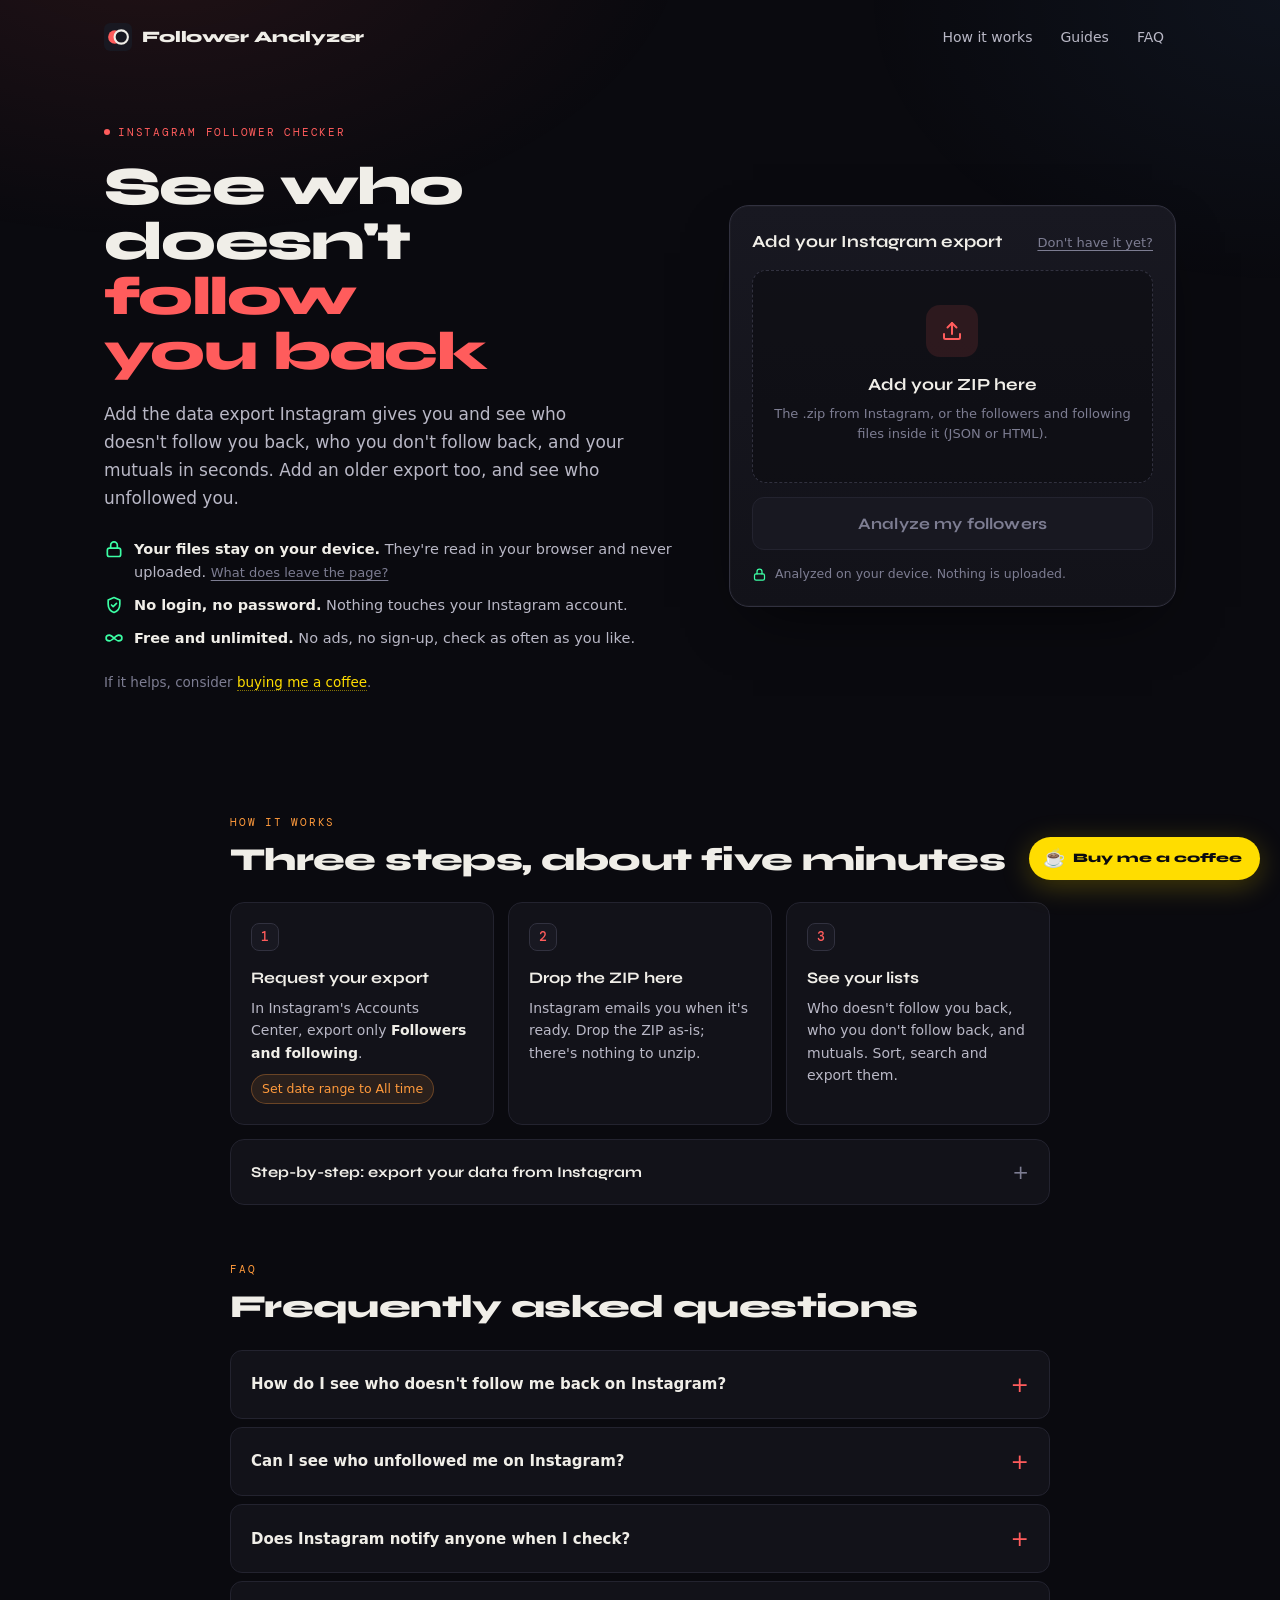
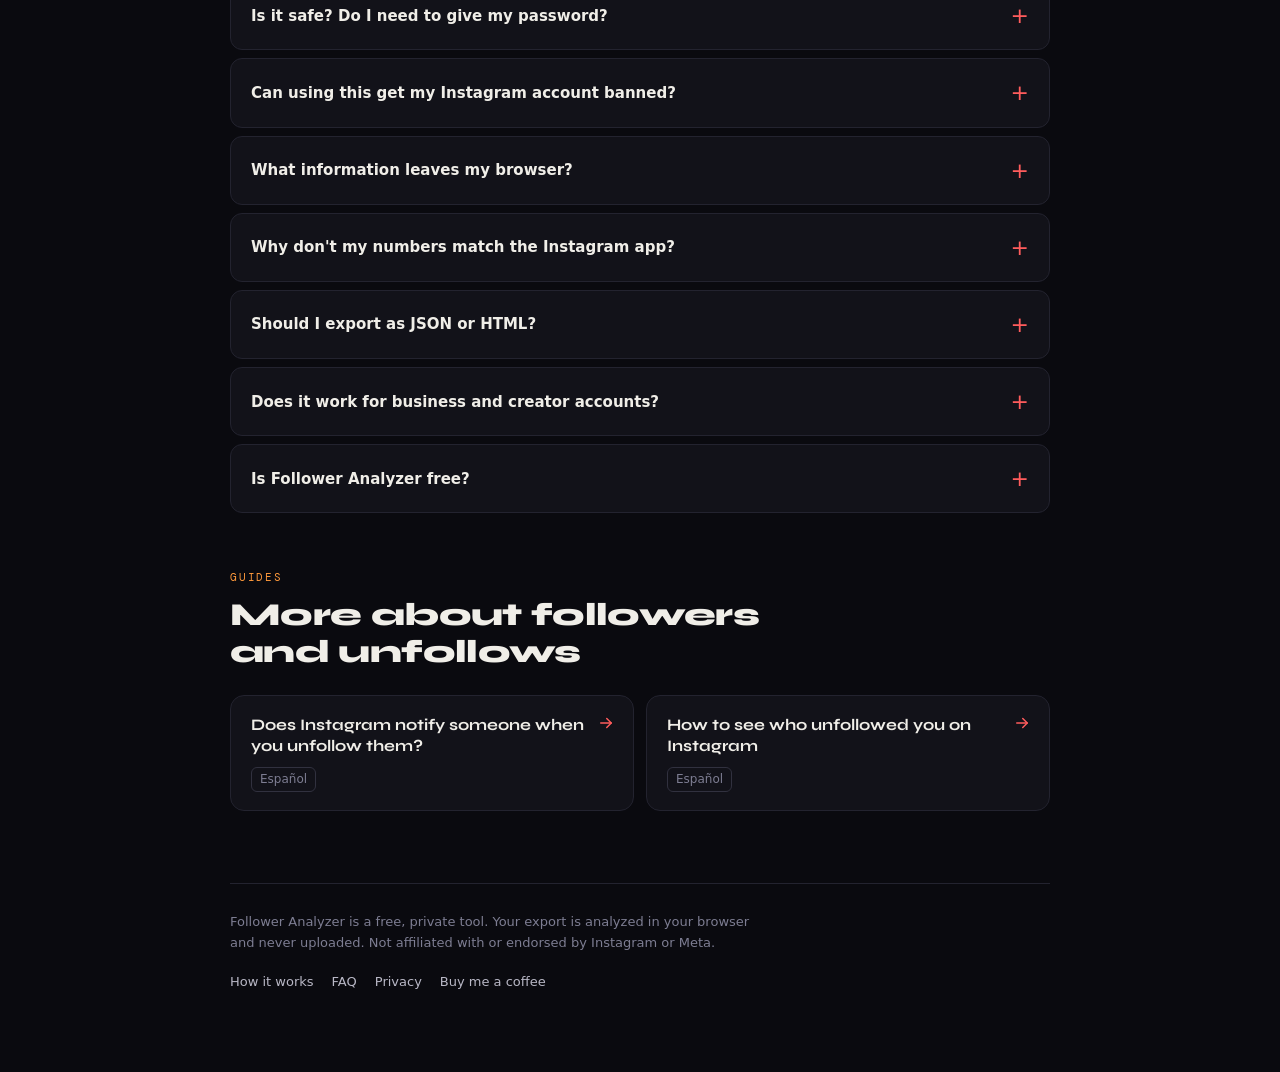
<file: index.html>
<!DOCTYPE html>
<html lang="en">
<head>
<meta charset="UTF-8" />
<meta name="viewport" content="width=device-width, initial-scale=1.0" />
<!--
  Content Security Policy. The browser enforces this list, so it is the
  technical backing for the privacy claims on this page:
  - script-src: only this site's own files and Google's tag script can run.
    Inline script is blocked, which is what stops a crafted export file from
    running code. Keep all JavaScript in .js files, never in this HTML.
  - connect-src: the only place this page can send data is Google Analytics.
    Nothing from a visitor's export is ever sent anywhere. Google's tag
    sends some hits to google.com and doubleclick.net, so those are listed too
    (Google's documented CSP for GA4); without them those visits go uncounted.
  If you add a new third-party script, font or API, add it here or it will be
  blocked (the browser console shows what was refused).
-->
<meta http-equiv="Content-Security-Policy" content="default-src 'none'; script-src 'self' https://*.googletagmanager.com; style-src 'self' 'unsafe-inline'; font-src 'self'; img-src 'self' data: https://*.google-analytics.com https://*.googletagmanager.com https://*.google.com https://*.g.doubleclick.net; connect-src https://*.google-analytics.com https://analytics.google.com https://*.analytics.google.com https://*.googletagmanager.com https://*.google.com https://*.g.doubleclick.net; base-uri 'none'; form-action 'none'" />
<title>Follower Analyzer — Who Doesn't Follow You Back on Instagram</title>
<meta name="description" content="Free, unlimited Instagram follower analyzer. See who unfollowed you and find who you follow that does not follow you back, fans you do not follow, and mutuals. Runs in your browser. Your export files are never uploaded." />
<link rel="canonical" href="https://followeranalyzer.io/" />
<meta property="og:type" content="website" />
<meta property="og:url" content="https://followeranalyzer.io/" />
<meta property="og:title" content="Follower Analyzer — Instagram Not Following Back" />
<meta property="og:description" content="Find who does not follow you back on Instagram. Drop your Instagram data export (ZIP, JSON, or HTML) — everything runs locally in your browser." />
<meta property="og:site_name" content="Follower Analyzer" />
<meta property="og:image" content="https://followeranalyzer.io/og-image.png" />
<meta property="og:image:width" content="1200" />
<meta property="og:image:height" content="630" />
<meta property="og:image:alt" content="Follower Analyzer: see who doesn't follow you back on Instagram" />
<meta name="twitter:card" content="summary_large_image" />
<meta name="twitter:image" content="https://followeranalyzer.io/og-image.png" />
<meta name="twitter:title" content="Follower Analyzer — Instagram Not Following Back" />
<meta name="twitter:description" content="Find who does not follow you back on Instagram. Free and unlimited, private, runs entirely in your browser." />
<!-- Google tag (gtag.js) -->
<script async src="https://www.googletagmanager.com/gtag/js?id=G-XJJ4FBPKLH"></script>
<script src="analytics.js"></script>
<!-- Icons. Bing, Edge and older browsers only use favicon.ico; modern browsers
     prefer the SVG; Google's results want a square PNG at a multiple of 48px;
     iPhones use apple-touch-icon when the site is saved to the home screen. -->
<link rel="icon" href="/favicon.ico" sizes="48x48" />
<link rel="icon" type="image/svg+xml" href="/favicon.svg" />
<link rel="icon" type="image/png" sizes="96x96" href="/favicon-96x96.png" />
<link rel="apple-touch-icon" href="/apple-touch-icon.png" />
<meta name="theme-color" content="#0a0a0f" />
<!-- Start the heading and body fonts downloading right away instead of after the CSS is parsed -->
<link rel="preload" href="fonts/syne-latin-wght-normal.woff2" as="font" type="font/woff2" crossorigin />
<link rel="preload" href="fonts/dm-mono-latin-400-normal.woff2" as="font" type="font/woff2" crossorigin />
<!-- JSZip 3.10.1, served from this site instead of a CDN -->
<script defer src="lib/jszip.min.js"></script>
<style>
  /* Fonts are served from this site (see fonts/ for licenses), not Google Fonts */
  @font-face { font-family: 'Syne'; font-style: normal; font-weight: 400 800; font-display: swap; src: url('fonts/syne-latin-wght-normal.woff2') format('woff2'); }
  @font-face { font-family: 'DM Mono'; font-style: normal; font-weight: 400; font-display: swap; src: url('fonts/dm-mono-latin-400-normal.woff2') format('woff2'); }
  @font-face { font-family: 'DM Mono'; font-style: normal; font-weight: 500; font-display: swap; src: url('fonts/dm-mono-latin-500-normal.woff2') format('woff2'); }

  *, *::before, *::after { box-sizing: border-box; margin: 0; padding: 0; }

  /* Layout: a two-column hero (pitch left, the tool right) so the drop zone is
     on the first screen; everything below is one centered column.
     Type: Syne for headings, the system sans for reading, DM Mono only for
     data (usernames, numbers, small labels). */
  :root {
    --bg: #0a0a0f;
    --surface: #121219;
    --surface-2: #181821;
    --border: #23232f;
    --border-strong: #31313f;
    --text: #f0eee8;
    --body: #b9b8c6;
    --muted: #7d7d92;
    --accent: #ff5c5c;
    --accent2: #ff9a3c;
    --green: #3cffa5;
    --blue: #5ca8ff;
    --purple: #c084fc;
    --coffee: #ffdd00;
    --display: 'Syne', 'Arial Black', sans-serif;
    --sans: ui-sans-serif, system-ui, -apple-system, 'Segoe UI', Roboto, 'Helvetica Neue', Arial, sans-serif;
    --mono: 'DM Mono', ui-monospace, 'SFMono-Regular', Menlo, monospace;
    --radius: 14px;
    --radius-sm: 9px;
  }

  html { scroll-behavior: smooth; }
  body { background: var(--bg); color: var(--body); font-family: var(--sans); font-size: 15px; line-height: 1.6; min-height: 100vh; overflow-x: hidden; -webkit-font-smoothing: antialiased; }
  body::before { content: ''; position: fixed; inset: 0; background: radial-gradient(900px 520px at 12% -8%, rgba(255,92,92,0.10), transparent 60%), radial-gradient(700px 480px at 100% 0%, rgba(92,168,255,0.06), transparent 60%); pointer-events: none; z-index: 0; }
  body > * { position: relative; z-index: 1; }
  a { color: var(--accent2); text-underline-offset: 3px; }
  a:hover { color: var(--text); }
  :focus-visible { outline: 2px solid var(--accent2); outline-offset: 3px; border-radius: 4px; }
  strong { color: var(--text); font-weight: 600; }
  code { font-family: var(--mono); font-size: 12px; background: var(--surface-2); border: 1px solid var(--border); border-radius: 5px; padding: 1px 5px; color: var(--text); }
  .icon { width: 18px; height: 18px; flex-shrink: 0; fill: none; stroke: currentColor; stroke-width: 2; stroke-linecap: round; stroke-linejoin: round; }

  .container { max-width: 1120px; margin: 0 auto; padding: 0 24px 80px; }
  .narrow { max-width: 820px; margin-left: auto; margin-right: auto; }

  /* ── Top bar ── */
  .topbar { display: flex; align-items: center; justify-content: space-between; gap: 16px; padding: 20px 0; }
  .brand { display: inline-flex; align-items: center; gap: 10px; color: var(--text); text-decoration: none; font-family: var(--display); font-weight: 800; font-size: 16px; letter-spacing: -0.01em; }
  .brand svg { width: 28px; height: 28px; }
  .brand:hover { color: var(--text); }
  .topnav { display: flex; gap: 4px; }
  .topnav a { color: var(--body); text-decoration: none; font-size: 14px; padding: 6px 12px; border-radius: 8px; transition: background 0.15s, color 0.15s; }
  .topnav a:hover { background: var(--surface-2); color: var(--text); }
  @media (max-width: 520px) { .topnav a.optional { display: none; } }

  /* ── Hero ── */
  .hero { display: grid; grid-template-columns: minmax(0, 1.12fr) minmax(0, 0.88fr); gap: 56px; align-items: center; padding: 44px 0 64px; }
  @media (max-width: 900px) { .hero { grid-template-columns: minmax(0, 1fr); gap: 28px; padding: 20px 0 48px; } }
  .eyebrow { display: inline-flex; align-items: center; gap: 8px; font-family: var(--mono); font-size: 11px; letter-spacing: 0.16em; text-transform: uppercase; color: var(--accent); margin-bottom: 18px; }
  .eyebrow::before { content: ''; width: 6px; height: 6px; border-radius: 50%; background: var(--accent); box-shadow: 0 0 0 0 rgba(255,92,92,0.55); animation: pulse 2.4s ease-out infinite; }
  @keyframes pulse { 0% { box-shadow: 0 0 0 0 rgba(255,92,92,0.55); } 70% { box-shadow: 0 0 0 9px rgba(255,92,92,0); } 100% { box-shadow: 0 0 0 0 rgba(255,92,92,0); } }
  h1 { font-family: var(--display); font-weight: 800; font-size: clamp(34px, 4.7vw, 54px); line-height: 1.02; letter-spacing: -0.03em; color: var(--text); margin-bottom: 20px; text-wrap: balance; }
  h1 .hl { color: var(--accent); }
  .lead { font-size: 17px; line-height: 1.65; color: var(--body); max-width: 520px; }
  .trust { list-style: none; display: flex; flex-direction: column; gap: 10px; margin-top: 26px; }
  .trust li { display: flex; align-items: flex-start; gap: 10px; font-size: 14.5px; color: var(--body); }
  .trust li .icon { width: 20px; height: 20px; margin-top: 1px; color: var(--green); }
  .trust a { color: var(--muted); font-size: 13px; }
  .support-line { margin-top: 22px; font-size: 13.5px; color: var(--muted); }
  .support-line strong { color: var(--text); font-weight: 600; }
  .support-line a { color: var(--coffee); text-decoration: none; border-bottom: 1px dotted rgba(255,221,0,0.5); }
  .support-line a:hover { border-bottom-style: solid; }
  @media (max-width: 900px) { .hero .trust, .hero .support-line { display: none; } .trust-mobile { display: flex !important; } }

  /* ── The tool card ── */
  .tool { background: linear-gradient(180deg, var(--surface-2), var(--surface)); border: 1px solid var(--border-strong); border-radius: 20px; padding: 22px; box-shadow: 0 24px 60px -24px rgba(0,0,0,0.7), 0 0 0 1px rgba(255,255,255,0.02) inset; }
  .tool-head { display: flex; align-items: baseline; justify-content: space-between; gap: 12px; margin-bottom: 14px; }
  .tool-title { font-family: var(--display); font-weight: 700; font-size: 17px; color: var(--text); }
  .tool-head a { font-size: 13px; color: var(--muted); white-space: nowrap; }
  @media (max-width: 420px) { .tool-title { font-size: 15.5px; } }
  .tool-head a:hover { color: var(--text); }

  .drop-zone { position: relative; border: 1.5px dashed var(--border-strong); border-radius: var(--radius); padding: 34px 20px 26px; text-align: center; cursor: pointer; background: rgba(10,10,15,0.5); transition: border-color 0.2s, background 0.2s; }
  .drop-zone:hover { border-color: var(--accent); background: rgba(255,92,92,0.05); }
  .drop-zone.drag-over { border-color: var(--accent2); background: rgba(255,154,60,0.08); }
  .drop-zone.loaded { border-color: var(--green); border-style: solid; background: rgba(60,255,165,0.05); }
  .drop-zone.partial { border-color: var(--accent2); border-style: solid; background: rgba(255,154,60,0.06); }
  .drop-zone input[type="file"] { position: absolute; inset: 0; opacity: 0; cursor: pointer; width: 100%; height: 100%; }
  .drop-zone input[type="file"]:focus-visible + .drop-icon { outline: 2px solid var(--accent2); outline-offset: 4px; }
  .drop-icon { width: 52px; height: 52px; margin: 0 auto 14px; border-radius: 14px; display: grid; place-items: center; background: rgba(255,92,92,0.12); color: var(--accent); }
  .drop-icon .icon { width: 24px; height: 24px; }
  .drop-zone.loaded .drop-icon { background: rgba(60,255,165,0.12); color: var(--green); }
  .drop-label { font-family: var(--display); font-weight: 700; font-size: 17px; color: var(--text); margin-bottom: 6px; }
  .drop-hint { font-size: 13px; color: var(--muted); line-height: 1.55; max-width: 360px; margin: 0 auto; }
  .drop-status-wrap { margin-top: 12px; display: flex; flex-direction: column; gap: 3px; align-items: center; }
  .drop-status { font-family: var(--mono); font-size: 12px; color: var(--green); }
  .drop-status:empty { display: none; }
  .drop-status.error { color: var(--accent); }
  .drop-status.warn { color: var(--accent2); }
  #uploadNote { display: flex; flex-direction: column; gap: 4px; align-items: center; max-width: 440px; line-height: 1.5; }
  #uploadNote:empty { display: none; }

  .analyze-btn { width: 100%; margin-top: 14px; padding: 16px; background: var(--accent); color: #fff; border: none; border-radius: 12px; font-family: var(--display); font-size: 16px; font-weight: 700; letter-spacing: 0.01em; cursor: pointer; box-shadow: 0 10px 30px -10px rgba(255,92,92,0.6); transition: transform 0.15s, box-shadow 0.15s, opacity 0.2s, background 0.2s; }
  .analyze-btn:not(:disabled):hover { transform: translateY(-1px); box-shadow: 0 14px 34px -10px rgba(255,92,92,0.75); }
  .analyze-btn:disabled { background: var(--surface-2); color: var(--muted); box-shadow: none; cursor: not-allowed; border: 1px solid var(--border); }
  .reset-row { text-align: center; margin-top: 10px; }
  .tool-foot { margin-top: 14px; display: flex; align-items: center; gap: 8px; font-size: 12.5px; color: var(--muted); }
  .tool-foot .icon { width: 15px; height: 15px; color: var(--green); }
  .text-btn { font-family: var(--sans); font-size: 13px; color: var(--muted); background: none; border: none; cursor: pointer; text-decoration: underline; text-underline-offset: 3px; }
  .text-btn:hover { color: var(--text); }
  .trust-mobile { display: none !important; list-style: none; flex-wrap: wrap; gap: 8px 14px; margin-top: 14px; font-size: 12.5px; color: var(--muted); }
  .trust-mobile li { display: inline-flex; align-items: center; gap: 6px; }
  .trust-mobile .icon { width: 14px; height: 14px; color: var(--green); }

  /* ── Restore banner ── */
  .restore-banner { display: none; margin: 8px 0 0; padding: 14px 18px; background: var(--surface); border: 1px solid var(--border-strong); border-radius: var(--radius); align-items: center; justify-content: space-between; gap: 12px; flex-wrap: wrap; animation: fadeUp 0.5s ease both; }
  .restore-banner.visible { display: flex; }
  .restore-text { font-size: 14px; color: var(--body); }
  .restore-text strong { color: var(--text); }
  .restore-actions { display: flex; gap: 8px; flex-shrink: 0; }
  .restore-btn, .restore-clear { padding: 8px 14px; border-radius: var(--radius-sm); font-family: var(--sans); font-size: 13px; font-weight: 500; cursor: pointer; }
  .restore-btn { border: 1px solid var(--green); background: transparent; color: var(--green); }
  .restore-btn:hover { background: var(--green); color: #000; }
  .restore-clear { border: 1px solid var(--border-strong); background: transparent; color: var(--muted); }
  .restore-clear:hover { color: var(--text); }

  /* ── Section headings ── */
  .section { padding: 56px 0 0; }
  .section-kicker { font-family: var(--mono); font-size: 11px; letter-spacing: 0.16em; text-transform: uppercase; color: var(--accent2); margin-bottom: 10px; }
  .section h2 { font-family: var(--display); font-weight: 800; font-size: clamp(24px, 3.4vw, 32px); line-height: 1.15; letter-spacing: -0.02em; color: var(--text); margin-bottom: 24px; text-wrap: balance; }

  /* ── How it works ── */
  .steps-row { list-style: none; display: grid; grid-template-columns: repeat(3, minmax(0, 1fr)); gap: 14px; counter-reset: step; }
  @media (max-width: 760px) { .steps-row { grid-template-columns: minmax(0, 1fr); } }
  .steps-row li { counter-increment: step; background: var(--surface); border: 1px solid var(--border); border-radius: var(--radius); padding: 20px; }
  .steps-row li::before { content: counter(step); display: grid; place-items: center; width: 28px; height: 28px; border-radius: 8px; background: var(--surface-2); border: 1px solid var(--border-strong); color: var(--accent); font-family: var(--mono); font-size: 13px; font-weight: 500; margin-bottom: 14px; }
  .steps-row h3 { font-family: var(--display); font-weight: 700; font-size: 16px; color: var(--text); margin-bottom: 6px; }
  .steps-row p { font-size: 14px; color: var(--body); }
  .must { display: inline-flex; align-items: center; gap: 6px; margin-top: 10px; padding: 4px 10px; border-radius: 99px; background: rgba(255,154,60,0.1); border: 1px solid rgba(255,154,60,0.3); color: var(--accent2); font-size: 12.5px; font-weight: 500; }

  .instructions { margin-top: 14px; background: var(--surface); border: 1px solid var(--border); border-radius: var(--radius); overflow: hidden; }
  .instructions summary { list-style: none; cursor: pointer; padding: 16px 20px; font-family: var(--display); font-size: 15px; font-weight: 700; color: var(--text); display: flex; align-items: center; justify-content: space-between; gap: 12px; user-select: none; }
  .instructions summary::-webkit-details-marker { display: none; }
  .instructions summary::after { content: '+'; font-size: 20px; color: var(--muted); font-weight: 400; font-family: var(--sans); }
  .instructions[open] summary::after { content: '\2212'; }
  .instructions summary:hover { color: var(--accent2); }
  .instructions-body { padding: 0 20px 20px; }
  .step { display: flex; gap: 14px; align-items: flex-start; margin-bottom: 12px; font-size: 14px; color: var(--body); line-height: 1.6; }
  .step-num { background: var(--surface-2); border: 1px solid var(--border-strong); color: var(--accent); width: 24px; height: 24px; border-radius: 7px; display: flex; align-items: center; justify-content: center; font-family: var(--mono); font-size: 11px; flex-shrink: 0; margin-top: 1px; }
  .step-body { flex: 1; min-width: 0; }
  .substeps { margin-top: 8px; display: flex; flex-direction: column; gap: 6px; }
  .substep { display: flex; gap: 10px; align-items: flex-start; font-size: 13.5px; }
  .substep-bullet { width: 5px; height: 5px; border-radius: 50%; background: var(--accent2); flex-shrink: 0; margin-top: 8px; }
  .tip { margin-top: 16px; padding: 12px 16px; background: rgba(255,154,60,0.07); border: 1px solid rgba(255,154,60,0.22); border-radius: var(--radius-sm); font-size: 13px; color: var(--body); line-height: 1.6; }

  /* ── Results ── */
  #results { display: none; padding-top: 24px; animation: fadeUp 0.5s ease both; scroll-margin-top: 16px; }

  .summary { display: grid; grid-template-columns: minmax(0, 1.1fr) minmax(0, 1fr); gap: 14px; margin-bottom: 18px; }
  @media (max-width: 760px) { .summary { grid-template-columns: minmax(0, 1fr); } }
  .summary-main { background: linear-gradient(140deg, rgba(255,92,92,0.14), rgba(255,92,92,0.02) 60%), var(--surface); border: 1px solid rgba(255,92,92,0.3); border-radius: var(--radius); padding: 24px; display: flex; flex-direction: column; justify-content: center; }
  .summary-main .stat-num { font-family: var(--display); font-weight: 800; font-size: clamp(56px, 9vw, 84px); line-height: 0.9; color: var(--accent); letter-spacing: -0.03em; font-variant-numeric: tabular-nums; }
  .summary-main .stat-label { margin-top: 10px; font-size: 16px; color: var(--text); font-weight: 500; }
  .summary-main .stat-sub { font-size: 13px; color: var(--muted); margin-top: 2px; }
  .stats-grid { display: grid; grid-template-columns: repeat(2, minmax(0, 1fr)); gap: 10px; }
  .stat-card { background: var(--surface); border: 1px solid var(--border); border-radius: var(--radius); padding: 16px 18px; }
  .stat-card .stat-num { font-family: var(--display); font-weight: 800; font-size: 30px; line-height: 1; font-variant-numeric: tabular-nums; }
  .stat-card .stat-label { margin-top: 8px; font-size: 13px; color: var(--muted); }
  .stat-num.blue { color: var(--blue); } .stat-num.purple { color: var(--purple); } .stat-num.orange { color: var(--accent2); } .stat-num.green { color: var(--green); }

  .remember-row { display: flex; align-items: flex-start; gap: 10px; margin-bottom: 28px; padding: 12px 16px; background: var(--surface); border: 1px solid var(--border); border-radius: var(--radius-sm); font-size: 13px; color: var(--muted); line-height: 1.55; cursor: pointer; }
  .remember-row strong { color: var(--text); font-weight: 500; }
  .remember-row input { flex-shrink: 0; width: 16px; height: 16px; margin-top: 2px; accent-color: var(--green); cursor: pointer; }

  /* Tabs: a segmented control; each tab carries its list's color */
  .tabs { display: flex; gap: 4px; padding: 4px; background: var(--surface); border: 1px solid var(--border); border-radius: 12px; margin-bottom: 18px; overflow-x: auto; scrollbar-width: none; }
  .tabs::-webkit-scrollbar { display: none; }
  /* Phones: all four tabs visible at once, two per row */
  @media (max-width: 640px) {
    .tabs { display: grid; grid-template-columns: repeat(2, minmax(0, 1fr)); overflow: visible; }
    .tabs .tab-btn { justify-content: flex-start; padding: 10px 11px; font-size: 13px; white-space: normal; text-align: left; line-height: 1.25; min-width: 0; }
    .tabs .tab-label { flex: 1 1 auto; min-width: 0; }
    .tabs .tab-btn::before, .tabs .tab-count, .tabs .tab-new { flex-shrink: 0; }
  }
  .tab-btn { flex: 1 0 auto; display: inline-flex; align-items: center; justify-content: center; gap: 8px; background: none; border: none; color: var(--muted); font-family: var(--sans); font-size: 14px; font-weight: 600; padding: 10px 14px; border-radius: 9px; cursor: pointer; white-space: nowrap; transition: background 0.15s, color 0.15s; }
  .tab-btn::before { content: ''; width: 8px; height: 8px; border-radius: 50%; background: var(--dot, var(--accent)); }
  .tab-btn[data-tab="reverse"] { --dot: var(--blue); }
  .tab-btn[data-tab="mutuals"] { --dot: var(--purple); }
  .tab-btn[data-tab="unfollowed"] { --dot: var(--accent2); }
  .tab-new { font-family: var(--mono); font-size: 10px; font-weight: 500; letter-spacing: 0.06em; text-transform: uppercase; color: #0a0a0f; background: var(--accent2); border-radius: 20px; padding: 1px 7px; }
  .tab-count:not(:empty) + .tab-new { display: none; }
  .tab-btn:hover { color: var(--text); }
  .tab-btn.active { background: var(--surface-2); color: var(--text); box-shadow: 0 0 0 1px var(--border-strong) inset; }
  .tab-count { font-family: var(--mono); font-size: 11px; font-weight: 500; color: var(--muted); background: var(--bg); border-radius: 20px; padding: 1px 8px; }
  .tab-count:empty { display: none; }
  .tab-btn.active .tab-count { color: var(--text); }

  .tab-panel { display: none; }
  .tab-panel.active { display: block; }
  .panel-header { display: flex; justify-content: space-between; align-items: center; margin-bottom: 14px; flex-wrap: wrap; gap: 12px; }
  .panel-title { font-family: var(--display); font-size: 17px; font-weight: 700; color: var(--text); }
  .panel-controls { display: flex; gap: 8px; align-items: center; flex-wrap: wrap; }
  .search-box, .sort-select { background: var(--surface); border: 1px solid var(--border); border-radius: var(--radius-sm); padding: 9px 12px; color: var(--text); font-family: var(--sans); font-size: 14px; outline: none; transition: border-color 0.2s; }
  .search-box { width: 220px; }
  .search-box::placeholder { color: var(--muted); }
  .sort-select { cursor: pointer; }
  .search-box:focus, .sort-select:focus, .sort-select:hover { border-color: var(--accent2); }
  @media (max-width: 520px) { .panel-controls { width: 100%; } .search-box { flex: 1; width: auto; min-width: 0; } }

  /* Inactive accounts: explanation plus an optional estimate */
  .inactive-card { margin-bottom: 14px; padding: 16px 18px; background: var(--surface); border: 1px solid var(--border); border-radius: var(--radius); display: flex; flex-direction: column; gap: 14px; }
  .inactive-head { display: flex; gap: 12px; align-items: flex-start; }
  .inactive-head .icon { width: 20px; height: 20px; margin-top: 1px; color: var(--accent2); }
  .inactive-title { font-weight: 600; font-size: 14.5px; color: var(--text); }
  .inactive-desc { margin-top: 3px; font-size: 13.5px; color: var(--body); line-height: 1.6; }
  .inactive-estimate { display: flex; flex-wrap: wrap; align-items: center; gap: 8px 12px; padding-top: 14px; border-top: 1px solid var(--border); }
  .inactive-estimate label { flex: 1 1 320px; font-size: 13.5px; color: var(--body); line-height: 1.55; }
  .inactive-estimate input { width: 160px; font-variant-numeric: tabular-nums; }
  .inactive-result { flex-basis: 100%; font-size: 13.5px; line-height: 1.55; }
  .inactive-result:empty { display: none; }
  .inactive-result.ok { color: var(--green); }
  .inactive-result.warn { color: var(--accent2); }

  /* The account list: one card, rows separated by hairlines */
  .user-list { background: var(--surface); border: 1px solid var(--border); border-radius: var(--radius); overflow: hidden; }
  .user-list:empty { display: none; }
  .user-card { display: flex; justify-content: space-between; align-items: center; gap: 12px; padding: 12px 16px; border-top: 1px solid var(--border); animation: fadeUp 0.35s ease both; transition: background 0.15s; }
  .user-card:first-child { border-top: none; }
  .user-card:hover { background: rgba(255,92,92,0.05); }
  .user-card.blue-hover:hover { background: rgba(92,168,255,0.06); }
  .user-card.mutual-hover:hover { background: rgba(192,132,252,0.06); }
  .user-info { display: flex; align-items: center; gap: 12px; min-width: 0; }
  .user-info > div:last-child { min-width: 0; }
  .user-avatar { width: 38px; height: 38px; border-radius: 50%; background: linear-gradient(140deg, rgba(255,92,92,0.25), rgba(255,92,92,0.08)); color: var(--accent); display: flex; align-items: center; justify-content: center; font-family: var(--display); font-weight: 800; font-size: 14px; flex-shrink: 0; }
  .user-avatar.blue { background: linear-gradient(140deg, rgba(92,168,255,0.25), rgba(92,168,255,0.08)); color: var(--blue); }
  .user-avatar.purple { background: linear-gradient(140deg, rgba(192,132,252,0.25), rgba(192,132,252,0.08)); color: var(--purple); }
  .username { font-family: var(--mono); font-size: 14px; font-weight: 500; color: var(--text); overflow-wrap: anywhere; }
  .user-meta { font-size: 12.5px; color: var(--muted); margin-top: 1px; }
  .user-link { font-size: 13px; font-weight: 500; color: var(--body); text-decoration: none; border: 1px solid var(--border-strong); border-radius: 8px; padding: 6px 12px; transition: border-color 0.15s, color 0.15s, background 0.15s; white-space: nowrap; flex-shrink: 0; }
  .user-link:hover { border-color: var(--accent2); color: var(--accent2); }
  .empty-state { text-align: center; padding: 56px 20px; color: var(--muted); font-size: 14px; line-height: 1.8; }
  .empty-state .big { font-size: 40px; margin-bottom: 8px; }

  .export-row { display: flex; gap: 8px; flex-wrap: wrap; margin-top: 14px; }

  /* Who unfollowed you */
  .compare-intro { margin-bottom: 14px; }
  .compare-intro p { margin-top: 6px; font-size: 14.5px; color: var(--body); max-width: 620px; }
  .compare-zone { padding: 28px 20px 22px; background: var(--surface); }
  .compare-zone .drop-icon { background: rgba(255,154,60,0.12); color: var(--accent2); }
  .compare-zone:hover { border-color: var(--accent2); background: rgba(255,154,60,0.05); }
  .compare-tip { margin-top: 12px; font-size: 13.5px; color: var(--muted); }
  .compare-summary { font-size: 13px; color: var(--muted); margin-top: 2px; }
  .compare-stats { display: grid; grid-template-columns: repeat(2, minmax(0, 1fr)); gap: 10px; margin-bottom: 22px; }
  .list-heading { font-family: var(--display); font-weight: 700; font-size: 15px; color: var(--text); margin: 22px 0 10px; }
  .compare-note { margin-top: 8px; font-size: 12.5px; color: var(--muted); }
  .user-avatar.orange { background: linear-gradient(140deg, rgba(255,154,60,0.25), rgba(255,154,60,0.08)); color: var(--accent2); }
  .user-avatar.green { background: linear-gradient(140deg, rgba(60,255,165,0.22), rgba(60,255,165,0.06)); color: var(--green); }
  .user-card.compare-row:hover { background: rgba(255,154,60,0.05); }
  .export-btn { display: inline-flex; align-items: center; gap: 8px; padding: 9px 16px; border: 1px solid var(--border-strong); border-radius: var(--radius-sm); font-family: var(--sans); font-size: 13px; font-weight: 500; color: var(--body); background: var(--surface); cursor: pointer; transition: border-color 0.15s, color 0.15s; }
  .export-btn:hover { border-color: var(--accent2); color: var(--accent2); }

  /* ── Buy me a coffee ──
     Coffee buttons use Buy Me a Coffee's own yellow so visitors recognise it
     at a glance, and it is the only yellow on the page. */
  .coffee-btn { display: inline-flex; align-items: center; gap: 8px; padding: 11px 20px; background: var(--coffee); color: #0a0a0f; border-radius: 11px; font-family: var(--display); font-size: 14px; font-weight: 800; letter-spacing: 0.01em; text-decoration: none; white-space: nowrap; box-shadow: 0 4px 18px rgba(255,221,0,0.18); transition: transform 0.15s, box-shadow 0.15s; }
  .coffee-btn:hover { color: #0a0a0f; transform: translateY(-2px); box-shadow: 0 8px 26px rgba(255,221,0,0.32); }
  .coffee-btn:hover .cup, .coffee-float:hover .cup { animation: wiggle 0.6s ease; }
  .coffee-btn:focus-visible, .coffee-float:focus-visible { outline: 2px solid var(--text); outline-offset: 3px; }
  .cup { display: inline-block; transform-origin: 50% 85%; }

  /* Floating button: always labelled on desktop. On phones it is just the cup
     (so it never covers the View Profile buttons) and opens for a few
     seconds after results appear (.peek, set by app.js). */
  .coffee-float { position: fixed; bottom: 20px; right: 20px; z-index: 500; display: inline-flex; align-items: center; background: var(--coffee); color: #0a0a0f; border-radius: 999px; padding: 11px 18px 11px 14px; font-family: var(--display); font-size: 13px; font-weight: 800; text-decoration: none; white-space: nowrap; box-shadow: 0 6px 28px rgba(255,221,0,0.25), 0 2px 8px rgba(0,0,0,0.45); transition: transform 0.2s, box-shadow 0.2s; animation: floatIn 0.5s 1.2s ease both; }
  .coffee-float:hover { color: #0a0a0f; transform: translateY(-3px); box-shadow: 0 10px 34px rgba(255,221,0,0.4), 0 2px 8px rgba(0,0,0,0.45); }
  .coffee-float .cup { font-size: 18px; line-height: 1; }
  .coffee-float .coffee-text { margin-left: 8px; overflow: hidden; }
  @media (max-width: 600px) {
    .coffee-float { bottom: 16px; right: 16px; padding: 12px; }
    .coffee-float .coffee-text { max-width: 0; margin-left: 0; transition: max-width 0.4s ease, margin-left 0.4s ease; }
    .coffee-float.peek .coffee-text { max-width: 170px; margin-left: 8px; }
    .coffee-float.peek .cup { animation: wiggle 0.6s 0.2s ease; }
  }

  /* Post-analysis banner: shown right after results, the moment people are happiest */
  .coffee-banner { display: none; position: relative; margin-bottom: 18px; padding: 22px 48px 22px 22px; background: radial-gradient(120% 140% at 0% 0%, rgba(255,221,0,0.10) 0%, rgba(255,221,0,0) 55%), var(--surface); border: 1px solid rgba(255,221,0,0.28); border-radius: var(--radius); gap: 18px; align-items: flex-start; animation: fadeUp 0.5s ease both; }
  .coffee-banner.visible { display: flex; }
  .banner-cup { font-size: 34px; line-height: 1; flex-shrink: 0; margin-top: 2px; }
  .banner-body { display: flex; flex-direction: column; gap: 8px; min-width: 0; }
  .banner-hook { font-family: var(--display); font-size: 18px; font-weight: 800; color: var(--text); line-height: 1.3; }
  .banner-text { font-size: 14px; color: var(--body); line-height: 1.65; max-width: 600px; }
  .banner-actions { display: flex; gap: 10px; align-items: center; flex-wrap: wrap; margin-top: 6px; }
  .banner-share-btn { display: inline-flex; align-items: center; gap: 7px; padding: 10px 16px; background: transparent; color: var(--body); border: 1px solid var(--border-strong); border-radius: 11px; font-family: var(--sans); font-size: 13px; font-weight: 500; cursor: pointer; transition: border-color 0.15s, color 0.15s; white-space: nowrap; }
  .banner-share-btn:hover { border-color: var(--muted); color: var(--text); }
  .banner-dismiss { position: absolute; top: 12px; right: 12px; background: none; border: none; color: var(--muted); cursor: pointer; font-size: 22px; padding: 2px 6px; line-height: 1; transition: color 0.15s; }
  .banner-dismiss:hover { color: var(--text); }
  @media (max-width: 480px) { .banner-cup { display: none; } .coffee-banner { padding: 20px 40px 20px 18px; } }

  /* Second chance for people who scroll to the end of their list */
  .support-card { margin-top: 32px; padding: 20px 22px; border: 1px dashed rgba(255,221,0,0.3); border-radius: var(--radius); display: flex; align-items: center; justify-content: space-between; gap: 16px; flex-wrap: wrap; }
  .support-card p { font-size: 14px; color: var(--body); line-height: 1.6; max-width: 460px; }
  .support-card strong { color: var(--text); font-family: var(--display); font-size: 15px; }
  .support-actions { display: flex; gap: 10px; flex-wrap: wrap; }

  /* ── FAQ ── */
  .faq-list { display: flex; flex-direction: column; gap: 8px; }
  .faq-item { background: var(--surface); border: 1px solid var(--border); border-radius: 12px; overflow: hidden; transition: border-color 0.15s; }
  .faq-item[open] { border-color: var(--border-strong); }
  .faq-item summary { cursor: pointer; padding: 16px 20px; font-size: 15px; font-weight: 600; color: var(--text); list-style: none; display: flex; justify-content: space-between; align-items: center; gap: 16px; }
  .faq-item summary::-webkit-details-marker { display: none; }
  .faq-item summary::after { content: '+'; color: var(--accent); font-size: 22px; font-weight: 400; flex-shrink: 0; transition: transform 0.2s; }
  .faq-item[open] summary::after { transform: rotate(45deg); }
  .faq-item summary:hover { color: var(--accent2); }
  .faq-answer { padding: 0 20px 18px; font-size: 14.5px; color: var(--body); line-height: 1.7; }

  /* ── Guides ── */
  .guide-cards { list-style: none; display: grid; grid-template-columns: repeat(2, minmax(0, 1fr)); gap: 12px; }
  @media (max-width: 700px) { .guide-cards { grid-template-columns: minmax(0, 1fr); } }
  .guide-card { position: relative; background: var(--surface); border: 1px solid var(--border); border-radius: var(--radius); padding: 18px 20px; transition: border-color 0.15s, transform 0.15s; }
  .guide-card:hover { border-color: var(--border-strong); transform: translateY(-2px); }
  .guide-card a.guide-main { color: var(--text); text-decoration: none; font-family: var(--display); font-weight: 700; font-size: 16px; line-height: 1.35; display: block; padding-right: 24px; }
  .guide-card a.guide-main::after { content: ''; position: absolute; inset: 0; border-radius: var(--radius); }
  .guide-card .arrow { position: absolute; top: 18px; right: 18px; color: var(--accent); }
  .guide-card .guide-lang { position: relative; z-index: 1; display: inline-block; margin-top: 10px; font-size: 12px; color: var(--muted); border: 1px solid var(--border-strong); border-radius: 6px; padding: 2px 8px; text-decoration: none; }
  .guide-card .guide-lang:hover { color: var(--text); }

  /* ── Footer ── */
  .site-footer { margin-top: 72px; padding: 28px 0 0; border-top: 1px solid var(--border); display: flex; flex-wrap: wrap; justify-content: space-between; gap: 18px; font-size: 13px; color: var(--muted); }
  .site-footer nav { display: flex; flex-wrap: wrap; gap: 6px 18px; }
  .site-footer a { color: var(--body); text-decoration: none; }
  .site-footer a:hover { color: var(--text); }
  .site-footer p { max-width: 520px; line-height: 1.6; }

  @keyframes fadeUp { from { opacity: 0; transform: translateY(12px); } to { opacity: 1; transform: translateY(0); } }
  @keyframes wiggle { 0%, 100% { transform: rotate(0); } 25% { transform: rotate(-14deg); } 50% { transform: rotate(10deg); } 75% { transform: rotate(-6deg); } }
  @keyframes floatIn { from { opacity: 0; transform: translateY(20px) scale(0.9); } to { opacity: 1; transform: none; } }
  @media (prefers-reduced-motion: reduce) { html { scroll-behavior: auto; } *, *::before, *::after { animation: none !important; transition: none !important; } }

  ::-webkit-scrollbar { width: 8px; }
  ::-webkit-scrollbar-track { background: var(--bg); }
  ::-webkit-scrollbar-thumb { background: var(--border-strong); border-radius: 4px; }
</style>
</head>
<body>
<!-- Icon set, drawn once and reused with <use> -->
<svg width="0" height="0" style="position:absolute" aria-hidden="true">
  <defs>
    <symbol id="i-lock" viewBox="0 0 24 24"><rect x="4" y="11" width="16" height="10" rx="2.5"/><path d="M8 11V7.5a4 4 0 0 1 8 0V11"/></symbol>
    <symbol id="i-key" viewBox="0 0 24 24"><path d="M12 3l7 3v5c0 4.5-3 8.5-7 10-4-1.5-7-5.5-7-10V6z"/><path d="M9 12l2 2 4-4"/></symbol>
    <symbol id="i-infinity" viewBox="0 0 24 24"><path d="M6.5 8.5C4 8.5 2.5 10.2 2.5 12s1.5 3.5 4 3.5c3.5 0 7.5-7 11-7 2.5 0 4 1.7 4 3.5s-1.5 3.5-4 3.5c-3.5 0-7.5-7-11-7z"/></symbol>
    <symbol id="i-upload" viewBox="0 0 24 24"><path d="M12 15V4"/><path d="M7.5 8.5L12 4l4.5 4.5"/><path d="M4 15v3.5A1.5 1.5 0 0 0 5.5 20h13a1.5 1.5 0 0 0 1.5-1.5V15"/></symbol>
    <symbol id="i-search" viewBox="0 0 24 24"><circle cx="11" cy="11" r="6.5"/><path d="M20 20l-4.2-4.2"/></symbol>
    <symbol id="i-history" viewBox="0 0 24 24"><path d="M3.5 12a8.5 8.5 0 1 0 2.6-6.1"/><path d="M3 4.5v4h4"/><path d="M12 7.5V12l3 2"/></symbol>
    <symbol id="i-user-off" viewBox="0 0 24 24"><circle cx="10" cy="8" r="4"/><path d="M3 20c0-3.6 3.1-6.5 7-6.5 1.4 0 2.7.4 3.8 1"/><path d="M16.5 15.5l5 5M21.5 15.5l-5 5"/></symbol>
    <symbol id="i-arrow" viewBox="0 0 24 24"><path d="M5 12h14"/><path d="M13 6l6 6-6 6"/></symbol>
    <symbol id="logo" viewBox="0 0 32 32"><rect width="32" height="32" rx="7" fill="#181821"/><circle cx="12.3" cy="16" r="7.6" fill="#ff5c5c"/><circle cx="19.7" cy="16" r="7.6" fill="#181821" stroke="#f0eee8" stroke-width="2.4"/></symbol>
  </defs>
</svg>

<div class="container">

  <header class="topbar">
    <a class="brand" href="/" aria-label="Follower Analyzer home"><svg aria-hidden="true"><use href="#logo"/></svg>Follower Analyzer</a>
    <nav class="topnav" aria-label="Page">
      <a href="#how" class="optional">How it works</a>
      <a href="#guides" class="optional">Guides</a>
      <a href="#faq">FAQ</a>
    </nav>
  </header>

  <div class="restore-banner" id="restoreBanner">
    <div class="restore-text">
      <strong>Restore last analysis?</strong>
      <span id="restoreMeta"></span>
    </div>
    <div class="restore-actions">
      <button class="restore-btn" id="restoreBtn">Restore</button>
      <button class="restore-clear" id="clearSavedBtn">Dismiss &amp; clear</button>
    </div>
  </div>

  <section class="hero">
    <div class="pitch">
      <p class="eyebrow">Instagram follower checker</p>
      <h1>See who doesn't <span class="hl">follow you back</span></h1>
      <p class="lead">Add the data export Instagram gives you and see who doesn't follow you back, who you don't follow back, and your mutuals in seconds. Add an older export too, and see who unfollowed you.</p>
      <ul class="trust">
        <li><svg class="icon"><use href="#i-lock"/></svg><span><strong>Your files stay on your device.</strong> They're read in your browser and never uploaded. <a href="#faq-privacy">What does leave the page?</a></span></li>
        <li><svg class="icon"><use href="#i-key"/></svg><span><strong>No login, no password.</strong> Nothing touches your Instagram account.</span></li>
        <li><svg class="icon"><use href="#i-infinity"/></svg><span><strong>Free and unlimited.</strong> No ads, no sign-up, check as often as you like.</span></li>
      </ul>
      <p class="support-line">If it helps, consider <a href="https://buymeacoffee.com/dariotrevino" target="_blank" rel="noopener" data-coffee="header">buying me a coffee</a>.</p>
    </div>

    <div class="tool" id="tool">
      <div class="tool-head">
        <span class="tool-title">Add your Instagram export</span>
        <a href="#how">Don't have it yet?</a>
      </div>
      <div class="drop-zone" id="uploadZone">
        <input type="file" id="uploadFile" accept=".html,.htm,.json,.zip" multiple aria-label="Choose your Instagram export ZIP or files" />
        <div class="drop-icon" aria-hidden="true"><svg class="icon"><use href="#i-upload"/></svg></div>
        <div class="drop-label">Add your ZIP here</div>
        <div class="drop-hint">The .zip from Instagram, or the followers and following files inside it (JSON or HTML).</div>
        <div class="drop-status-wrap">
          <div class="drop-status" id="followersStatus"></div>
          <div class="drop-status" id="followingStatus"></div>
          <div class="drop-status" id="uploadStatus"></div>
          <div id="uploadNote" aria-live="polite"></div>
        </div>
      </div>
      <div class="reset-row" id="resetRow" hidden>
        <button type="button" class="text-btn" id="resetBtn">Clear files and start over</button>
      </div>
      <button class="analyze-btn" id="analyzeBtn" disabled>Analyze my followers</button>
      <p class="tool-foot"><svg class="icon"><use href="#i-lock"/></svg>Analyzed on your device. Nothing is uploaded.</p>
      <ul class="trust-mobile">
        <li><svg class="icon"><use href="#i-key"/></svg>No login</li>
        <li><svg class="icon"><use href="#i-infinity"/></svg>Free and unlimited</li>
        <li><a href="https://buymeacoffee.com/dariotrevino" target="_blank" rel="noopener" data-coffee="header">Buy me a coffee ☕</a></li>
      </ul>
    </div>
  </section>

  <div id="results" class="narrow">
    <!-- Post-analysis banner -->
    <div class="coffee-banner" id="coffeeBanner" role="region" aria-label="Support Follower Analyzer">
      <div class="banner-cup" aria-hidden="true">☕</div>
      <div class="banner-body">
        <div class="banner-hook" id="bannerHook">Glad this was useful!</div>
        <p class="banner-text">Hi, I'm Dario. I made Follower Analyzer and keep it free, ad-free, and private: it never asks for your password and never uploads your files. If it saved you some scrolling, a coffee helps keep it running.</p>
        <div class="banner-actions">
          <a class="coffee-btn" href="https://buymeacoffee.com/dariotrevino" target="_blank" rel="noopener" data-coffee="results_banner"><span class="cup" aria-hidden="true">☕</span> Buy me a coffee</a>
          <button type="button" class="banner-share-btn" data-share="results_banner">↗ Share with a friend</button>
        </div>
      </div>
      <button type="button" class="banner-dismiss" id="bannerDismiss" aria-label="Dismiss">×</button>
    </div>

    <div class="summary">
      <div class="summary-main">
        <div class="stat-num" id="statGhosts">0</div>
        <div class="stat-label">don't follow you back</div>
        <div class="stat-sub">People you follow who aren't in your followers.</div>
      </div>
      <div class="stats-grid">
        <div class="stat-card"><div class="stat-num blue" id="statReverse">0</div><div class="stat-label">You don't follow back</div></div>
        <div class="stat-card"><div class="stat-num purple" id="statMutuals">0</div><div class="stat-label">Mutuals</div></div>
        <div class="stat-card"><div class="stat-num orange" id="statFollowing">0</div><div class="stat-label">You follow</div></div>
        <div class="stat-card"><div class="stat-num green" id="statFollowers">0</div><div class="stat-label">Your followers</div></div>
      </div>
    </div>

    <label class="remember-row">
      <input type="checkbox" id="rememberToggle" />
      <span><strong>Remember this analysis on this device.</strong> <span id="rememberHint">Off by default. It is saved only in this browser, so leave it off on a shared computer.</span></span>
    </label>

    <div class="tabs" role="tablist">
      <button class="tab-btn active" data-tab="ghosts" role="tab" aria-selected="true"><span class="tab-label">Not following you back</span> <span class="tab-count" id="countGhosts"></span></button>
      <button class="tab-btn" data-tab="reverse" role="tab" aria-selected="false"><span class="tab-label">You don't follow back</span> <span class="tab-count" id="countReverse"></span></button>
      <button class="tab-btn" data-tab="mutuals" role="tab" aria-selected="false"><span class="tab-label">Mutuals</span> <span class="tab-count" id="countMutuals"></span></button>
      <button class="tab-btn" data-tab="unfollowed" role="tab" aria-selected="false"><span class="tab-label">Unfollowed you</span> <span class="tab-count" id="countUnfollowed"></span><span class="tab-new">New</span></button>
    </div>

    <div class="tab-panel active" id="panel-ghosts">
      <div class="panel-header">
        <div class="panel-title">People you follow who don't follow back</div>
        <div class="panel-controls">
          <select class="sort-select" id="sortGhosts" aria-label="Sort this list">
            <option value="newest">Newest first</option>
            <option value="oldest">Oldest first</option>
            <option value="az">Username A–Z</option>
            <option value="za">Username Z–A</option>
          </select>
          <input class="search-box" id="searchGhosts" type="search" placeholder="Search usernames" aria-label="Search usernames you follow who don&#39;t follow back" />
        </div>
      </div>
      <div class="inactive-card" id="inactiveCard">
        <div class="inactive-head">
          <svg class="icon" aria-hidden="true"><use href="#i-user-off"/></svg>
          <div>
            <div class="inactive-title">Many of these may be inactive accounts</div>
            <p class="inactive-desc">Instagram's export still lists accounts that were deactivated or deleted, and they can't follow you back. Tap <strong>View Profile</strong>: if Instagram says "Sorry, this page isn't available", the account is gone, or it has blocked you.</p>
          </div>
        </div>
        <div class="inactive-estimate" id="inactiveEstimate">
          <label for="appFollowing">Your export lists <strong id="exportFollowingCount"></strong> accounts you follow. What does your Instagram profile show under <strong>Following</strong>?</label>
          <input class="search-box" id="appFollowing" type="number" inputmode="numeric" min="0" step="1" placeholder="Following count" />
          <p class="inactive-result" id="inactiveResult" aria-live="polite"></p>
        </div>
      </div>
      <div class="user-list" id="listGhosts"></div>
      <div class="export-row">
        <button class="export-btn" id="exportGhosts">⬇ Export as CSV</button>
        <button class="export-btn" type="button" data-copy="ghosts">⧉ Copy usernames</button>
      </div>
    </div>

    <div class="tab-panel" id="panel-reverse">
      <div class="panel-header">
        <div class="panel-title">People following you that you don't follow back</div>
        <div class="panel-controls">
          <select class="sort-select" id="sortReverse" aria-label="Sort this list">
            <option value="newest">Newest first</option>
            <option value="oldest">Oldest first</option>
            <option value="az">Username A–Z</option>
            <option value="za">Username Z–A</option>
          </select>
          <input class="search-box" id="searchReverse" type="search" placeholder="Search usernames" aria-label="Search followers you don&#39;t follow back" />
        </div>
      </div>
      <div class="user-list" id="listReverse"></div>
      <div class="export-row">
        <button class="export-btn" id="exportReverse">⬇ Export as CSV</button>
        <button class="export-btn" type="button" data-copy="reverse">⧉ Copy usernames</button>
      </div>
    </div>

    <div class="tab-panel" id="panel-mutuals">
      <div class="panel-header">
        <div class="panel-title">People you follow who also follow you back</div>
        <div class="panel-controls">
          <select class="sort-select" id="sortMutuals" aria-label="Sort this list">
            <option value="newest">Newest first</option>
            <option value="oldest">Oldest first</option>
            <option value="az">Username A–Z</option>
            <option value="za">Username Z–A</option>
          </select>
          <input class="search-box" id="searchMutuals" type="search" placeholder="Search usernames" aria-label="Search mutuals" />
        </div>
      </div>
      <div class="user-list" id="listMutuals"></div>
      <div class="export-row">
        <button class="export-btn" id="exportMutuals">⬇ Export as CSV</button>
        <button class="export-btn" type="button" data-copy="mutuals">⧉ Copy usernames</button>
      </div>
    </div>

    <div class="tab-panel" id="panel-unfollowed">
      <div id="compareStart">
        <div class="compare-intro">
          <div class="panel-title">See who unfollowed you</div>
          <p>Add an Instagram export you downloaded before this one. Its followers are compared with today's to show who left and who's new. It's read on your device, just like this one.</p>
        </div>
        <div class="drop-zone compare-zone" id="compareZone">
          <input type="file" id="compareFile" accept=".html,.htm,.json,.zip" multiple aria-label="Choose an older Instagram export" />
          <div class="drop-icon" aria-hidden="true"><svg class="icon"><use href="#i-history"/></svg></div>
          <div class="drop-label">Add your older ZIP here</div>
          <div class="drop-hint">An export from a few weeks or months ago. Only its followers list is used.</div>
          <div class="drop-status-wrap"><div class="drop-status" id="compareStatus" aria-live="polite"></div></div>
        </div>
        <p class="compare-tip"><strong>No older export yet?</strong> Keep the ZIP you just used. Next time, add it here to see exactly who unfollowed you since today.</p>
      </div>

      <div id="compareResults" hidden>
        <div class="panel-header">
          <div>
            <div class="panel-title">Who unfollowed you</div>
            <div class="compare-summary" id="compareSummary"></div>
          </div>
          <button type="button" class="text-btn" id="compareAgain">Compare with a different export</button>
        </div>
        <div class="compare-stats">
          <div class="stat-card"><div class="stat-num orange" id="statUnfollowed">0</div><div class="stat-label">Unfollowed you</div></div>
          <div class="stat-card"><div class="stat-num green" id="statNewFollowers">0</div><div class="stat-label">New followers</div></div>
        </div>

        <h3 class="list-heading">Unfollowed you</h3>
        <div class="user-list" id="listUnfollowed"></div>
        <p class="compare-note">Accounts that were deactivated or deleted show up here too. Open a profile to check.</p>
        <div class="export-row">
          <button class="export-btn" id="exportUnfollowed">⬇ Export as CSV</button>
          <button class="export-btn" type="button" data-copy="unfollowed">⧉ Copy usernames</button>
        </div>

        <h3 class="list-heading">New followers</h3>
        <div class="user-list" id="listNewFollowers"></div>
        <div class="export-row">
          <button class="export-btn" id="exportNewFollowers">⬇ Export as CSV</button>
          <button class="export-btn" type="button" data-copy="newfollowers">⧉ Copy usernames</button>
        </div>
      </div>
    </div>

    <div class="support-card">
      <p><strong>Found what you were looking for?</strong><br>Follower Analyzer is free and ad-free, kept running by coffees from people it helped.</p>
      <div class="support-actions">
        <a class="coffee-btn" href="https://buymeacoffee.com/dariotrevino" target="_blank" rel="noopener" data-coffee="results_end"><span class="cup" aria-hidden="true">☕</span> Buy me a coffee</a>
        <button type="button" class="banner-share-btn" data-share="results_end">↗ Share</button>
      </div>
    </div>
  </div>

  <section class="section narrow" id="how">
    <p class="section-kicker">How it works</p>
    <h2>Three steps, about five minutes</h2>
    <ol class="steps-row">
      <li>
        <h3>Request your export</h3>
        <p>In Instagram's Accounts Center, export only <strong>Followers and following</strong>.</p>
        <span class="must">Set date range to All time</span>
      </li>
      <li>
        <h3>Drop the ZIP here</h3>
        <p>Instagram emails you when it's ready. Drop the ZIP as-is; there's nothing to unzip.</p>
      </li>
      <li>
        <h3>See your lists</h3>
        <p>Who doesn't follow you back, who you don't follow back, and mutuals. Sort, search and export them.</p>
      </li>
    </ol>

    <details class="instructions" id="exportGuide">
      <summary>Step-by-step: export your data from Instagram</summary>
      <div class="instructions-body">
        <div class="step"><span class="step-num">1</span><span class="step-body">Open Instagram and tap the <strong>menu</strong> (☰) in the top right</span></div>
        <div class="step"><span class="step-num">2</span><span class="step-body">Tap <strong>Accounts Center</strong></span></div>
        <div class="step"><span class="step-num">3</span><span class="step-body">Tap <strong>Your information and permissions</strong></span></div>
        <div class="step"><span class="step-num">4</span><span class="step-body">Tap <strong>Export your information</strong>, then <strong>Create export</strong></span></div>
        <div class="step"><span class="step-num">5</span><span class="step-body">Select your <strong>profile</strong> and choose <strong>Export to device</strong></span></div>
        <div class="step">
          <span class="step-num">6</span>
          <span class="step-body">
            Tap <strong>Customize export</strong> and set three things:
            <div class="substeps">
              <div class="substep"><div class="substep-bullet"></div><span><strong>Information:</strong> tap "Customize information", clear all, then select <strong>Connections &gt; Followers and following</strong> only</span></div>
              <div class="substep"><div class="substep-bullet"></div><span><strong>Date range:</strong> set to <strong>All time</strong>. This is critical, or your counts will be incomplete</span></div>
              <div class="substep"><div class="substep-bullet"></div><span><strong>Format:</strong> choose <strong>JSON</strong> or <strong>HTML</strong>. Both work</span></div>
            </div>
          </span>
        </div>
        <div class="step"><span class="step-num">7</span><span class="step-body">Tap <strong>Start export</strong> and wait for Instagram to process it (usually a few minutes, sometimes longer)</span></div>
        <div class="step"><span class="step-num">8</span><span class="step-body"><strong>Download</strong> the ZIP when it's ready and <a href="#tool">drop it above</a>. You can also unzip it and drop just the followers and following files</span></div>
        <div class="tip">
          <strong>What we look for:</strong> files under <code>connections/followers_and_following/</code> in the ZIP (nested folders are fine). We load every <strong>followers_1</strong>, <strong>followers_2</strong>, … and <strong>following</strong> file, in JSON or HTML. Files dropped on their own are matched by name.
        </div>
      </div>
    </details>
  </section>

  <section class="section narrow" id="faq">
    <p class="section-kicker">FAQ</p>
    <h2>Frequently asked questions</h2>
    <div class="faq-list">
    <details class="faq-item">
      <summary>How do I see who doesn't follow me back on Instagram?</summary>
      <div class="faq-answer">Export your followers and following data from Instagram (Account Center, then Your Information and Permissions, then Export your information) with the date range set to <strong>All time</strong>. Drop the ZIP, or the followers and following files, onto this page. You'll get three lists: people who don't follow you back, people you don't follow back, and mutuals.</div>
    </details>
    <details class="faq-item">
      <summary>Can I see who unfollowed me on Instagram?</summary>
      <div class="faq-answer">Yes, by comparing two exports. Analyze today's export, then open the <strong>Unfollowed you</strong> tab and add one you downloaded earlier: you'll see who unfollowed you and who started following you in between. Instagram doesn't keep that list itself, so if you don't have an older export yet, keep today's for next time.</div>
    </details>
    <details class="faq-item">
      <summary>Does Instagram notify anyone when I check?</summary>
      <div class="faq-answer">No. You're only downloading a copy of your own data. Follower Analyzer never logs in to your account and never contacts the people on your lists.</div>
    </details>
    <details class="faq-item">
      <summary>Is it safe? Do I need to give my password?</summary>
      <div class="faq-answer">You never enter your Instagram password here. Your files are read and compared in your browser and are never uploaded to a server.</div>
    </details>
    <details class="faq-item">
      <summary>Can using this get my Instagram account banned?</summary>
      <div class="faq-answer">No. Follower Analyzer never logs in to Instagram or acts on your account; it only reads the data export Instagram itself gives you. Accounts get flagged by apps that ask for your password or unfollow people automatically, and this does neither.</div>
    </details>
    <details class="faq-item" id="faq-privacy">
      <summary>What information leaves my browser?</summary>
      <div class="faq-answer">Nothing from your export. The files, and the lists built from them, are never uploaded or sent anywhere. The only thing on this page that uses the network is Google Analytics, which counts visits and which steps and buttons get used, such as finishing an analysis, exporting a list or clicking Buy me a coffee. It sees the usual visit details (browser, device, rough location) and nothing from your export: no usernames, no file names and no list sizes. Nothing is saved in your browser either, unless you tick <strong>Remember this analysis</strong>.</div>
    </details>
    <details class="faq-item">
      <summary>Why don't my numbers match the Instagram app?</summary>
      <div class="faq-answer">Usually because of inactive accounts. Instagram's export still lists accounts that were deactivated or deleted, but your profile doesn't count them, so the export's "You follow" number is often higher than the app's. On the Not Following You Back tab, enter the Following number from your profile to see roughly how many are inactive. If the export is missing people instead, its date range probably wasn't set to All time.</div>
    </details>
    <details class="faq-item">
      <summary>Should I export as JSON or HTML?</summary>
      <div class="faq-answer">Either works. Follower Analyzer reads both formats, and files are sorted automatically by name.</div>
    </details>
    <details class="faq-item">
      <summary>Does it work for business and creator accounts?</summary>
      <div class="faq-answer">Yes. Business and creator accounts export followers and following from Accounts Center the same way, and the files work exactly like a personal account's.</div>
    </details>
    <details class="faq-item">
      <summary>Is Follower Analyzer free?</summary>
      <div class="faq-answer">Yes, free and unlimited. Check as often as you like, with no account, no app to install, no payment and no limit on how many times you run it. If it helped you, you can <a href="https://buymeacoffee.com/dariotrevino" target="_blank" rel="noopener" data-coffee="faq">buy me a coffee</a>, but you never have to.</div>
    </details>
    </div>
  </section>

  <section class="section narrow" id="guides">
    <p class="section-kicker">Guides</p>
    <h2>More about followers and unfollows</h2>
    <ul class="guide-cards">
      <li class="guide-card">
        <a class="guide-main" href="/guides/instagram-unfollow-notifications/">Does Instagram notify someone when you unfollow them?</a>
        <svg class="icon arrow" aria-hidden="true"><use href="#i-arrow"/></svg>
        <a class="guide-lang" href="/es/guias/notificaciones-dejar-de-seguir-instagram/" hreflang="es" lang="es">Español</a>
      </li>
      <li class="guide-card">
        <a class="guide-main" href="/guides/see-who-unfollowed-you-on-instagram/">How to see who unfollowed you on Instagram</a>
        <svg class="icon arrow" aria-hidden="true"><use href="#i-arrow"/></svg>
        <a class="guide-lang" href="/es/guias/ver-quien-te-dejo-de-seguir-instagram/" hreflang="es" lang="es">Español</a>
      </li>
    </ul>
  </section>

  <footer class="site-footer narrow">
    <p>Follower Analyzer is a free, private tool. Your export is analyzed in your browser and never uploaded. Not affiliated with or endorsed by Instagram or Meta.</p>
    <nav aria-label="Footer">
      <a href="#how">How it works</a>
      <a href="#faq">FAQ</a>
      <a href="#faq-privacy">Privacy</a>
      <a href="https://buymeacoffee.com/dariotrevino" target="_blank" rel="noopener" data-coffee="footer">Buy me a coffee</a>
    </nav>
  </footer>

</div>

<script type="application/ld+json">
{
  "@context": "https://schema.org",
  "@type": "WebApplication",
  "name": "Follower Analyzer",
  "url": "https://followeranalyzer.io/",
  "description": "Free Instagram follower analyzer. Shows who you follow that doesn't follow you back, who follows you that you don't follow back, and mutuals, from your Instagram data export. Runs in your browser.",
  "applicationCategory": "UtilitiesApplication",
  "operatingSystem": "Any",
  "browserRequirements": "Requires JavaScript",
  "offers": { "@type": "Offer", "price": "0", "priceCurrency": "USD" }
}
</script>

<script type="application/ld+json">
{
  "@context": "https://schema.org",
  "@type": "FAQPage",
  "mainEntity": [
    {
      "@type": "Question",
      "name": "How do I see who doesn't follow me back on Instagram?",
      "acceptedAnswer": {
        "@type": "Answer",
        "text": "Export your followers and following data from Instagram with the date range set to All time, then drop the ZIP or the files onto Follower Analyzer. You get lists of who doesn't follow you back, who you don't follow back, and mutuals."
      }
    },
    {
      "@type": "Question",
      "name": "Can I see who unfollowed me on Instagram?",
      "acceptedAnswer": {
        "@type": "Answer",
        "text": "Yes, by comparing two exports. Analyze today's export, then open the Unfollowed you tab and add one you downloaded earlier to see who unfollowed you and who started following you in between."
      }
    },
    {
      "@type": "Question",
      "name": "Does Instagram notify anyone when I check?",
      "acceptedAnswer": {
        "@type": "Answer",
        "text": "No. You only download a copy of your own data. Follower Analyzer never logs in to your account or contacts anyone."
      }
    },
    {
      "@type": "Question",
      "name": "Is it safe? Do I need to give my password?",
      "acceptedAnswer": {
        "@type": "Answer",
        "text": "You never enter your Instagram password. Your files are read and compared in your browser and are never uploaded to a server."
      }
    },
    {
      "@type": "Question",
      "name": "Can using this get my Instagram account banned?",
      "acceptedAnswer": {
        "@type": "Answer",
        "text": "No. Follower Analyzer never logs in to Instagram or acts on your account; it only reads the data export Instagram gives you. Accounts get flagged by apps that ask for your password or unfollow people automatically, and this does neither."
      }
    },
    {
      "@type": "Question",
      "name": "What information leaves my browser?",
      "acceptedAnswer": {
        "@type": "Answer",
        "text": "Nothing from your export. The files and the lists built from them are never uploaded or sent anywhere. The only thing that uses the network is Google Analytics, which counts visits and which buttons get used and sees nothing from your export. Nothing is saved in your browser unless you tick Remember this analysis."
      }
    },
    {
      "@type": "Question",
      "name": "Why don't my numbers match the Instagram app?",
      "acceptedAnswer": {
        "@type": "Answer",
        "text": "Usually because of inactive accounts. Instagram's export still lists accounts that were deactivated or deleted, but your profile doesn't count them, so the export's following number is often higher. If the export is missing people instead, its date range probably wasn't set to All time."
      }
    },
    {
      "@type": "Question",
      "name": "Should I export as JSON or HTML?",
      "acceptedAnswer": {
        "@type": "Answer",
        "text": "Either works. Follower Analyzer reads both."
      }
    },
    {
      "@type": "Question",
      "name": "Does it work for business and creator accounts?",
      "acceptedAnswer": {
        "@type": "Answer",
        "text": "Yes. Business and creator accounts export followers and following from Accounts Center the same way, and the files work like a personal account's."
      }
    },
    {
      "@type": "Question",
      "name": "Is Follower Analyzer free?",
      "acceptedAnswer": {
        "@type": "Answer",
        "text": "Yes, free and unlimited. No account, no app, no payment and no limit on how many times you check."
      }
    }
  ]
}
</script>

<script src="app.js"></script>

<!-- Floating coffee button -->
<a class="coffee-float" href="https://buymeacoffee.com/dariotrevino" target="_blank" rel="noopener" data-coffee="floating" aria-label="Buy me a coffee">
  <span class="cup" aria-hidden="true">☕</span>
  <span class="coffee-text">Buy me a coffee</span>
</a>
</body>
</html>
</file>
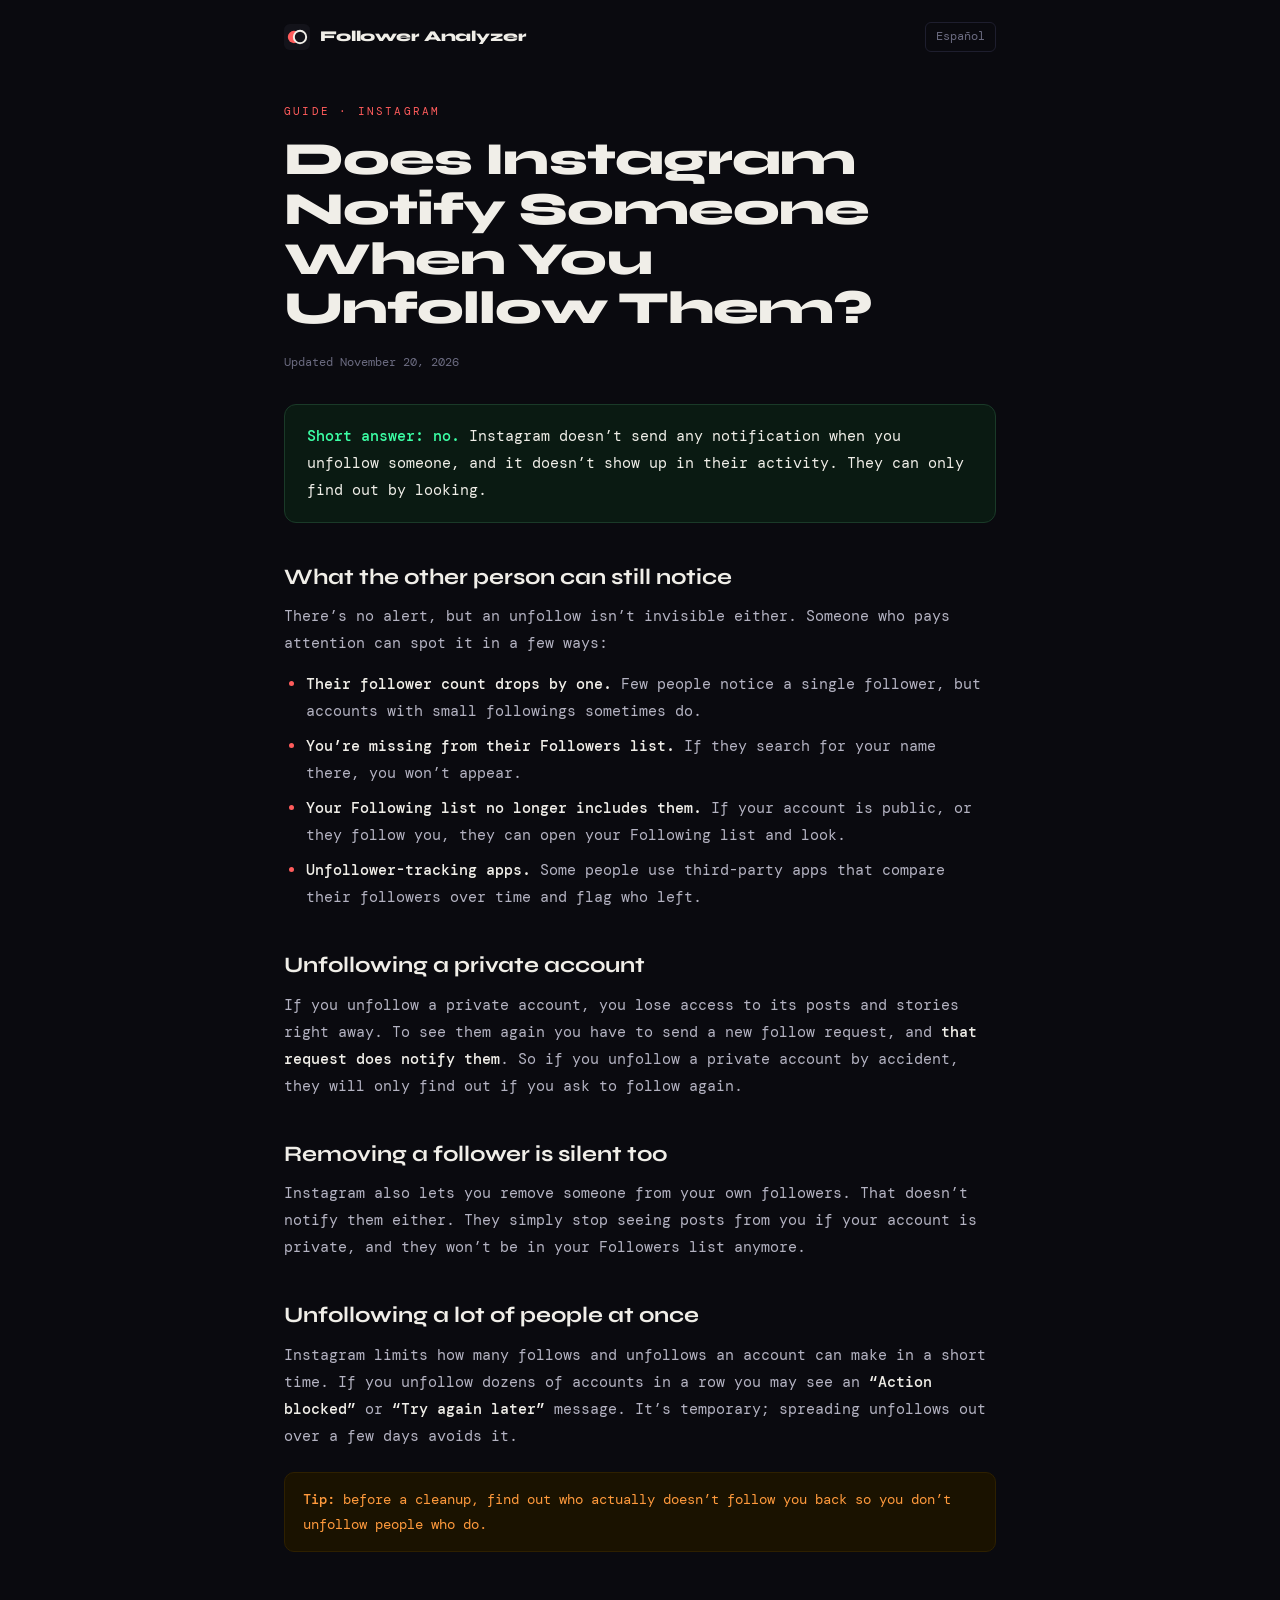
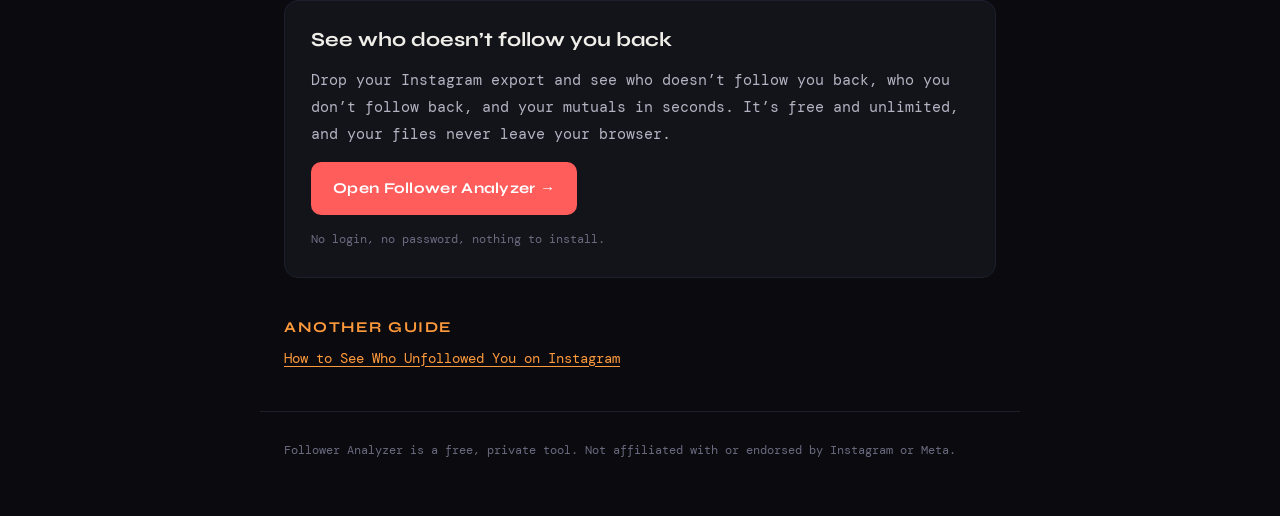
<file: guides/instagram-unfollow-notifications/index.html>
<!DOCTYPE html>
<html lang="en">
<head>
<meta charset="UTF-8" />
<meta name="viewport" content="width=device-width, initial-scale=1.0" />
<!-- Same rules as the home page: only this site's files and Google's tag
     script may run. This page has no inline script or style. -->
<meta http-equiv="Content-Security-Policy" content="default-src 'none'; script-src 'self' https://*.googletagmanager.com; style-src 'self'; font-src 'self'; img-src 'self' data: https://*.google-analytics.com https://*.googletagmanager.com https://*.google.com https://*.g.doubleclick.net; connect-src https://*.google-analytics.com https://analytics.google.com https://*.analytics.google.com https://*.googletagmanager.com https://*.google.com https://*.g.doubleclick.net; base-uri 'none'; form-action 'none'" />
<title>Does Instagram Notify Someone When You Unfollow Them? | Follower Analyzer</title>
<meta name="description" content="No. Instagram doesn’t notify people when you unfollow them. Here’s what they can still notice, and what changes with private accounts and removing followers." />
<link rel="canonical" href="https://followeranalyzer.io/guides/instagram-unfollow-notifications/" />
<link rel="alternate" hreflang="en" href="https://followeranalyzer.io/guides/instagram-unfollow-notifications/" />
<link rel="alternate" hreflang="es" href="https://followeranalyzer.io/es/guias/notificaciones-dejar-de-seguir-instagram/" />
<link rel="alternate" hreflang="x-default" href="https://followeranalyzer.io/guides/instagram-unfollow-notifications/" />
<meta property="og:type" content="article" />
<meta property="og:url" content="https://followeranalyzer.io/guides/instagram-unfollow-notifications/" />
<meta property="og:title" content="Does Instagram Notify Someone When You Unfollow Them?" />
<meta property="og:description" content="No. Instagram doesn’t notify people when you unfollow them. Here’s what they can still notice, and what changes with private accounts and removing followers." />
<meta property="og:site_name" content="Follower Analyzer" />
<meta property="og:locale" content="en_US" />
<meta property="og:image" content="https://followeranalyzer.io/og-image.png" />
<meta name="twitter:card" content="summary_large_image" />
<meta name="twitter:image" content="https://followeranalyzer.io/og-image.png" />
<script async src="https://www.googletagmanager.com/gtag/js?id=G-XJJ4FBPKLH"></script>
<script src="/analytics.js"></script>
<link rel="icon" href="/favicon.ico" sizes="48x48" />
<link rel="icon" type="image/svg+xml" href="/favicon.svg" />
<link rel="icon" type="image/png" sizes="96x96" href="/favicon-96x96.png" />
<link rel="apple-touch-icon" href="/apple-touch-icon.png" />
<meta name="theme-color" content="#0a0a0f" />
<link rel="preload" href="/fonts/syne-latin-wght-normal.woff2" as="font" type="font/woff2" crossorigin />
<link rel="stylesheet" href="/guides/guide.css" />
<script type="application/ld+json">
{
  "@context": "https://schema.org",
  "@type": "Article",
  "headline": "Does Instagram Notify Someone When You Unfollow Them?",
  "description": "No. Instagram doesn’t notify people when you unfollow them. Here’s what they can still notice, and what changes with private accounts and removing followers.",
  "inLanguage": "en",
  "datePublished": "2026-11-20",
  "dateModified": "2026-11-20",
  "mainEntityOfPage": "https://followeranalyzer.io/guides/instagram-unfollow-notifications/",
  "image": "https://followeranalyzer.io/og-image.png",
  "author": {
    "@type": "Organization",
    "name": "Follower Analyzer",
    "url": "https://followeranalyzer.io/"
  },
  "publisher": {
    "@type": "Organization",
    "name": "Follower Analyzer",
    "url": "https://followeranalyzer.io/"
  }
}
</script>
</head>
<body>
<header class="topbar">
  <a class="brand" href="/"><svg viewBox="0 0 32 32" aria-hidden="true"><rect width="32" height="32" rx="7" fill="#13131a"/><circle cx="12.3" cy="16" r="7.6" fill="#ff5c5c"/><circle cx="19.7" cy="16" r="7.6" fill="#13131a" stroke="#f0eee8" stroke-width="2.4"/></svg>Follower Analyzer</a>
  <a class="lang" href="/es/guias/notificaciones-dejar-de-seguir-instagram/" hreflang="es" lang="es">Español</a>
</header>

<article>
  <p class="eyebrow">Guide · Instagram</p>
  <h1>Does Instagram Notify Someone When You Unfollow Them?</h1>
  <p class="meta">Updated November 20, 2026</p>
  <div class="answer"><strong>Short answer: no.</strong> Instagram doesn’t send any notification when you unfollow someone, and it doesn’t show up in their activity. They can only find out by looking.</div>
  
  <h2>What the other person can still notice</h2>
  <p>There’s no alert, but an unfollow isn’t invisible either. Someone who pays attention can spot it in a few ways:</p>
  <ul>
    <li><strong>Their follower count drops by one.</strong> Few people notice a single follower, but accounts with small followings sometimes do.</li>
    <li><strong>You’re missing from their Followers list.</strong> If they search for your name there, you won’t appear.</li>
    <li><strong>Your Following list no longer includes them.</strong> If your account is public, or they follow you, they can open your Following list and look.</li>
    <li><strong>Unfollower-tracking apps.</strong> Some people use third-party apps that compare their followers over time and flag who left.</li>
  </ul>
  
  <h2>Unfollowing a private account</h2>
  <p>If you unfollow a private account, you lose access to its posts and stories right away. To see them again you have to send a new follow request, and <strong>that request does notify them</strong>. So if you unfollow a private account by accident, they will only find out if you ask to follow again.</p>
  
  <h2>Removing a follower is silent too</h2>
  <p>Instagram also lets you remove someone from your own followers. That doesn’t notify them either. They simply stop seeing posts from you if your account is private, and they won’t be in your Followers list anymore.</p>
  
  <h2>Unfollowing a lot of people at once</h2>
  <p>Instagram limits how many follows and unfollows an account can make in a short time. If you unfollow dozens of accounts in a row you may see an <strong>“Action blocked”</strong> or <strong>“Try again later”</strong> message. It’s temporary; spreading unfollows out over a few days avoids it.</p>
  <p class="note"><strong>Tip:</strong> before a cleanup, find out who actually doesn’t follow you back so you don’t unfollow people who do.</p>

  <section class="cta">
    <h2>See who doesn’t follow you back</h2>
    <p>Drop your Instagram export and see who doesn’t follow you back, who you don’t follow back, and your mutuals in seconds. It’s free and unlimited, and your files never leave your browser.</p>
    <a class="cta-btn" href="/">Open Follower Analyzer →</a>
    <small>No login, no password, nothing to install.</small>
  </section>

  <nav class="related" aria-label="Another guide">
    <h2>Another guide</h2>
    <a href="/guides/see-who-unfollowed-you-on-instagram/">How to See Who Unfollowed You on Instagram</a>
  </nav>
</article>

<footer>Follower Analyzer is a free, private tool. Not affiliated with or endorsed by Instagram or Meta.</footer>
</body>
</html>
</file>
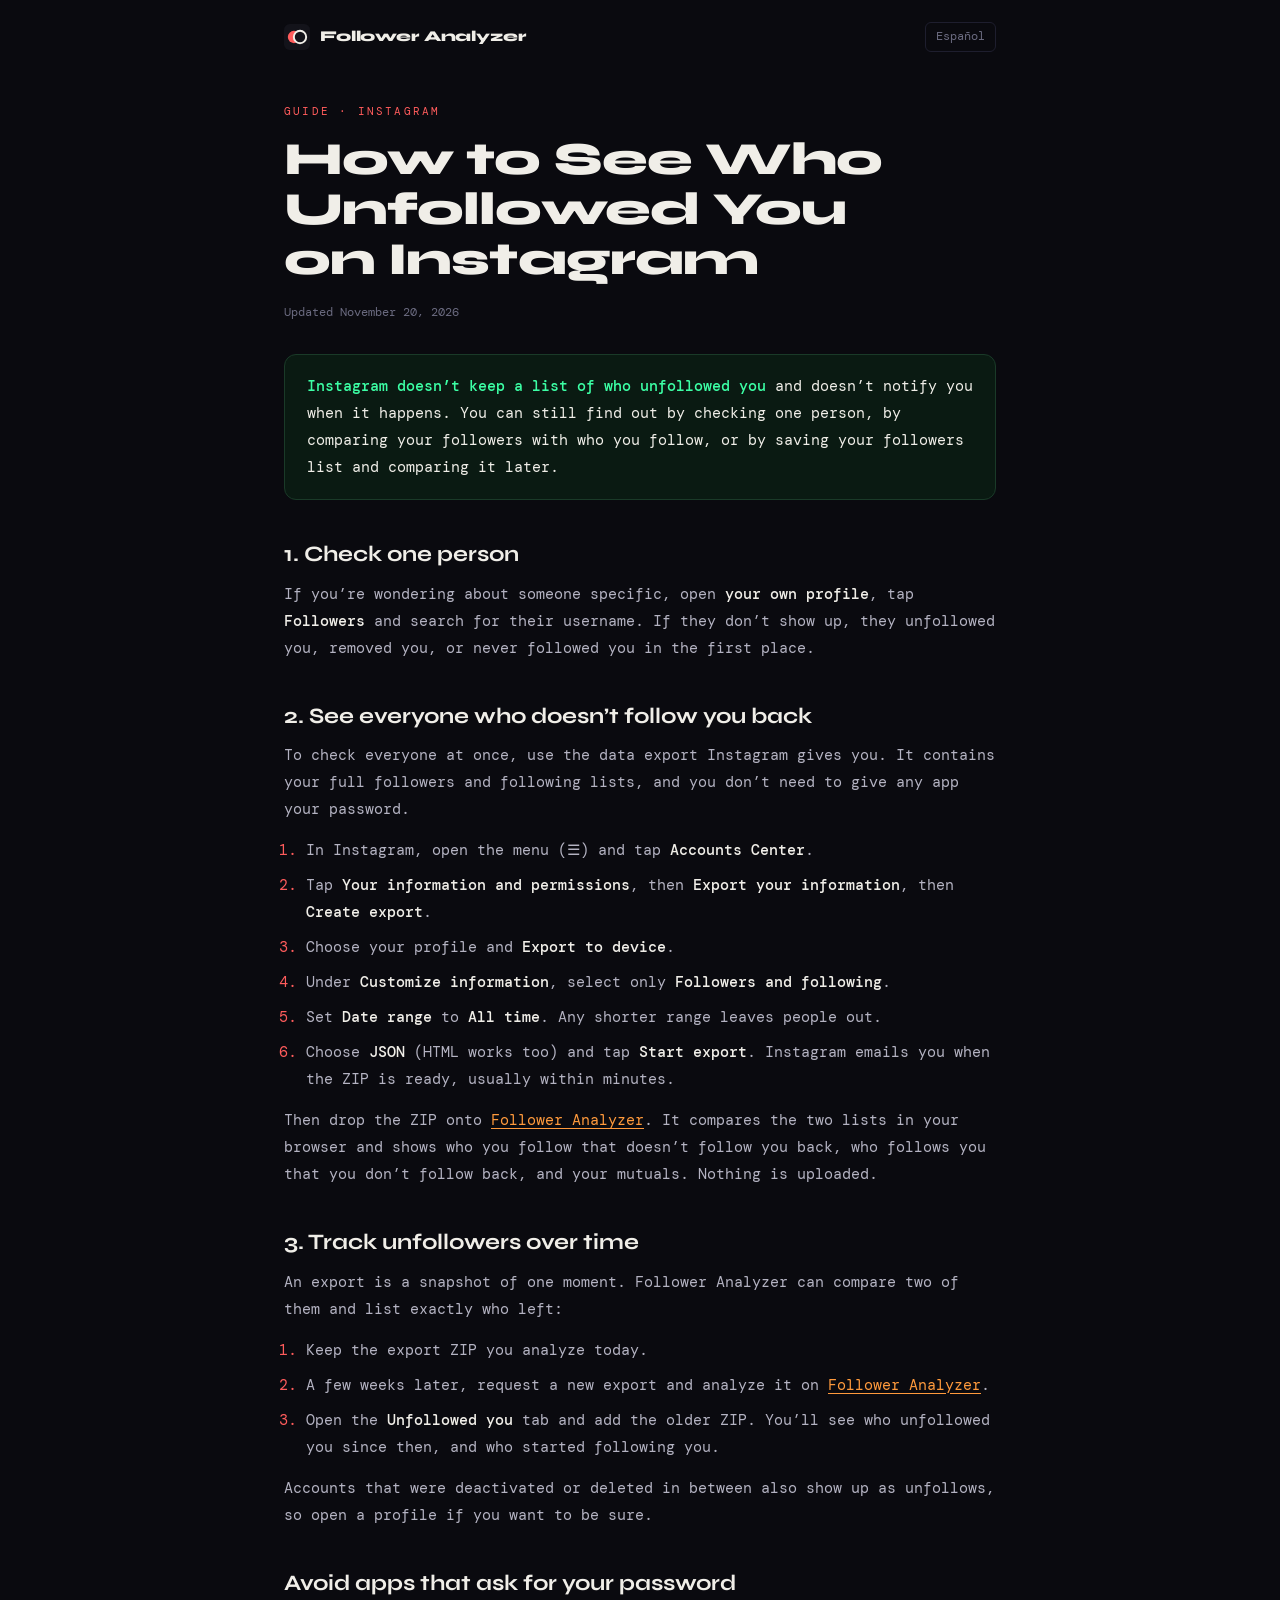
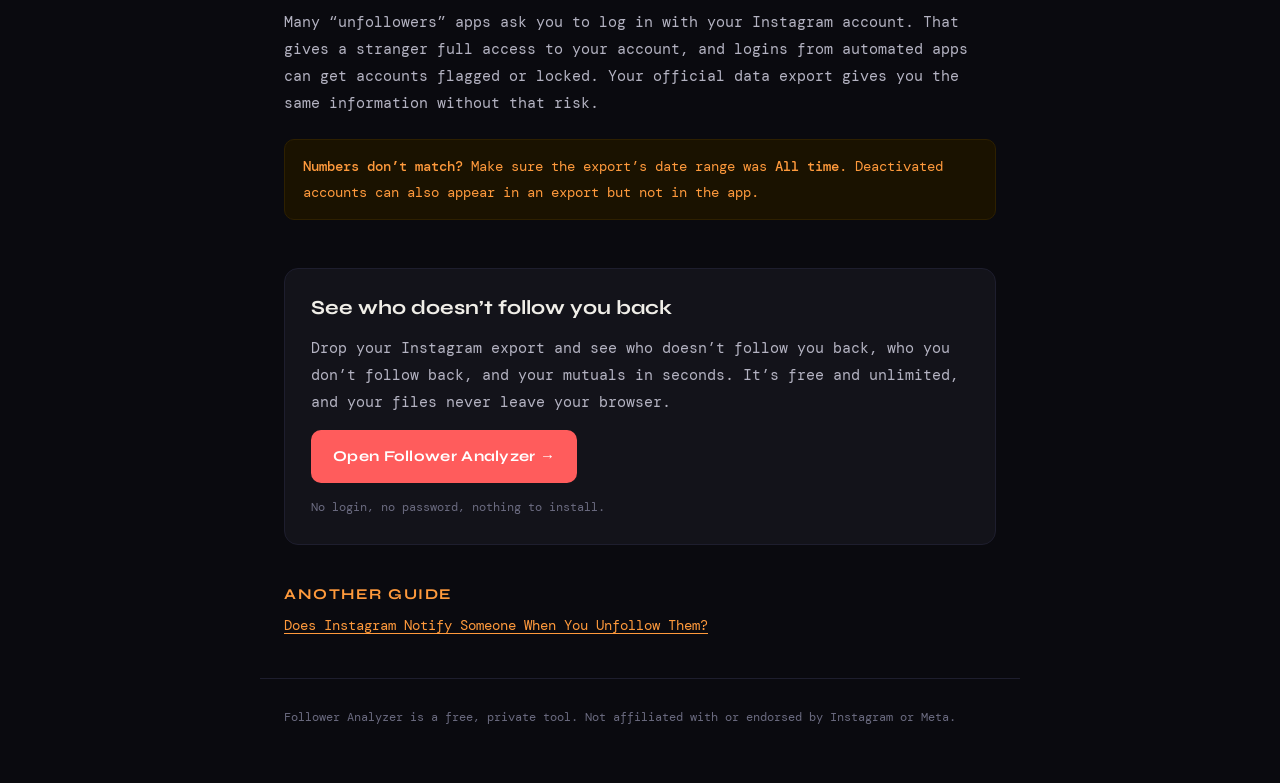
<file: guides/see-who-unfollowed-you-on-instagram/index.html>
<!DOCTYPE html>
<html lang="en">
<head>
<meta charset="UTF-8" />
<meta name="viewport" content="width=device-width, initial-scale=1.0" />
<!-- Same rules as the home page: only this site's files and Google's tag
     script may run. This page has no inline script or style. -->
<meta http-equiv="Content-Security-Policy" content="default-src 'none'; script-src 'self' https://*.googletagmanager.com; style-src 'self'; font-src 'self'; img-src 'self' data: https://*.google-analytics.com https://*.googletagmanager.com https://*.google.com https://*.g.doubleclick.net; connect-src https://*.google-analytics.com https://analytics.google.com https://*.analytics.google.com https://*.googletagmanager.com https://*.google.com https://*.g.doubleclick.net; base-uri 'none'; form-action 'none'" />
<title>How to See Who Unfollowed You on Instagram | Follower Analyzer</title>
<meta name="description" content="Instagram doesn’t tell you who unfollowed you. Here are three reliable ways to find out, without giving your password to an app." />
<link rel="canonical" href="https://followeranalyzer.io/guides/see-who-unfollowed-you-on-instagram/" />
<link rel="alternate" hreflang="en" href="https://followeranalyzer.io/guides/see-who-unfollowed-you-on-instagram/" />
<link rel="alternate" hreflang="es" href="https://followeranalyzer.io/es/guias/ver-quien-te-dejo-de-seguir-instagram/" />
<link rel="alternate" hreflang="x-default" href="https://followeranalyzer.io/guides/see-who-unfollowed-you-on-instagram/" />
<meta property="og:type" content="article" />
<meta property="og:url" content="https://followeranalyzer.io/guides/see-who-unfollowed-you-on-instagram/" />
<meta property="og:title" content="How to See Who Unfollowed You on Instagram" />
<meta property="og:description" content="Instagram doesn’t tell you who unfollowed you. Here are three reliable ways to find out, without giving your password to an app." />
<meta property="og:site_name" content="Follower Analyzer" />
<meta property="og:locale" content="en_US" />
<meta property="og:image" content="https://followeranalyzer.io/og-image.png" />
<meta name="twitter:card" content="summary_large_image" />
<meta name="twitter:image" content="https://followeranalyzer.io/og-image.png" />
<script async src="https://www.googletagmanager.com/gtag/js?id=G-XJJ4FBPKLH"></script>
<script src="/analytics.js"></script>
<link rel="icon" href="/favicon.ico" sizes="48x48" />
<link rel="icon" type="image/svg+xml" href="/favicon.svg" />
<link rel="icon" type="image/png" sizes="96x96" href="/favicon-96x96.png" />
<link rel="apple-touch-icon" href="/apple-touch-icon.png" />
<meta name="theme-color" content="#0a0a0f" />
<link rel="preload" href="/fonts/syne-latin-wght-normal.woff2" as="font" type="font/woff2" crossorigin />
<link rel="stylesheet" href="/guides/guide.css" />
<script type="application/ld+json">
{
  "@context": "https://schema.org",
  "@type": "Article",
  "headline": "How to See Who Unfollowed You on Instagram",
  "description": "Instagram doesn’t tell you who unfollowed you. Here are three reliable ways to find out, without giving your password to an app.",
  "inLanguage": "en",
  "datePublished": "2026-11-20",
  "dateModified": "2026-11-20",
  "mainEntityOfPage": "https://followeranalyzer.io/guides/see-who-unfollowed-you-on-instagram/",
  "image": "https://followeranalyzer.io/og-image.png",
  "author": {
    "@type": "Organization",
    "name": "Follower Analyzer",
    "url": "https://followeranalyzer.io/"
  },
  "publisher": {
    "@type": "Organization",
    "name": "Follower Analyzer",
    "url": "https://followeranalyzer.io/"
  }
}
</script>
</head>
<body>
<header class="topbar">
  <a class="brand" href="/"><svg viewBox="0 0 32 32" aria-hidden="true"><rect width="32" height="32" rx="7" fill="#13131a"/><circle cx="12.3" cy="16" r="7.6" fill="#ff5c5c"/><circle cx="19.7" cy="16" r="7.6" fill="#13131a" stroke="#f0eee8" stroke-width="2.4"/></svg>Follower Analyzer</a>
  <a class="lang" href="/es/guias/ver-quien-te-dejo-de-seguir-instagram/" hreflang="es" lang="es">Español</a>
</header>

<article>
  <p class="eyebrow">Guide · Instagram</p>
  <h1>How to See Who Unfollowed You on Instagram</h1>
  <p class="meta">Updated November 20, 2026</p>
  <div class="answer"><strong>Instagram doesn’t keep a list of who unfollowed you</strong> and doesn’t notify you when it happens. You can still find out by checking one person, by comparing your followers with who you follow, or by saving your followers list and comparing it later.</div>
  
  <h2>1. Check one person</h2>
  <p>If you’re wondering about someone specific, open <strong>your own profile</strong>, tap <strong>Followers</strong> and search for their username. If they don’t show up, they unfollowed you, removed you, or never followed you in the first place.</p>
  
  <h2>2. See everyone who doesn’t follow you back</h2>
  <p>To check everyone at once, use the data export Instagram gives you. It contains your full followers and following lists, and you don’t need to give any app your password.</p>
  <ol>
    <li>In Instagram, open the menu (☰) and tap <strong>Accounts Center</strong>.</li>
    <li>Tap <strong>Your information and permissions</strong>, then <strong>Export your information</strong>, then <strong>Create export</strong>.</li>
    <li>Choose your profile and <strong>Export to device</strong>.</li>
    <li>Under <strong>Customize information</strong>, select only <strong>Followers and following</strong>.</li>
    <li>Set <strong>Date range</strong> to <strong>All time</strong>. Any shorter range leaves people out.</li>
    <li>Choose <strong>JSON</strong> (HTML works too) and tap <strong>Start export</strong>. Instagram emails you when the ZIP is ready, usually within minutes.</li>
  </ol>
  <p>Then drop the ZIP onto <a href="/">Follower Analyzer</a>. It compares the two lists in your browser and shows who you follow that doesn’t follow you back, who follows you that you don’t follow back, and your mutuals. Nothing is uploaded.</p>
  
  <h2>3. Track unfollowers over time</h2>
  <p>An export is a snapshot of one moment. Follower Analyzer can compare two of them and list exactly who left:</p>
  <ol>
    <li>Keep the export ZIP you analyze today.</li>
    <li>A few weeks later, request a new export and analyze it on <a href="/">Follower Analyzer</a>.</li>
    <li>Open the <strong>Unfollowed you</strong> tab and add the older ZIP. You’ll see who unfollowed you since then, and who started following you.</li>
  </ol>
  <p>Accounts that were deactivated or deleted in between also show up as unfollows, so open a profile if you want to be sure.</p>
  
  <h2>Avoid apps that ask for your password</h2>
  <p>Many “unfollowers” apps ask you to log in with your Instagram account. That gives a stranger full access to your account, and logins from automated apps can get accounts flagged or locked. Your official data export gives you the same information without that risk.</p>
  <p class="note"><strong>Numbers don’t match?</strong> Make sure the export’s date range was <strong>All time</strong>. Deactivated accounts can also appear in an export but not in the app.</p>

  <section class="cta">
    <h2>See who doesn’t follow you back</h2>
    <p>Drop your Instagram export and see who doesn’t follow you back, who you don’t follow back, and your mutuals in seconds. It’s free and unlimited, and your files never leave your browser.</p>
    <a class="cta-btn" href="/">Open Follower Analyzer →</a>
    <small>No login, no password, nothing to install.</small>
  </section>

  <nav class="related" aria-label="Another guide">
    <h2>Another guide</h2>
    <a href="/guides/instagram-unfollow-notifications/">Does Instagram Notify Someone When You Unfollow Them?</a>
  </nav>
</article>

<footer>Follower Analyzer is a free, private tool. Not affiliated with or endorsed by Instagram or Meta.</footer>
</body>
</html>
</file>
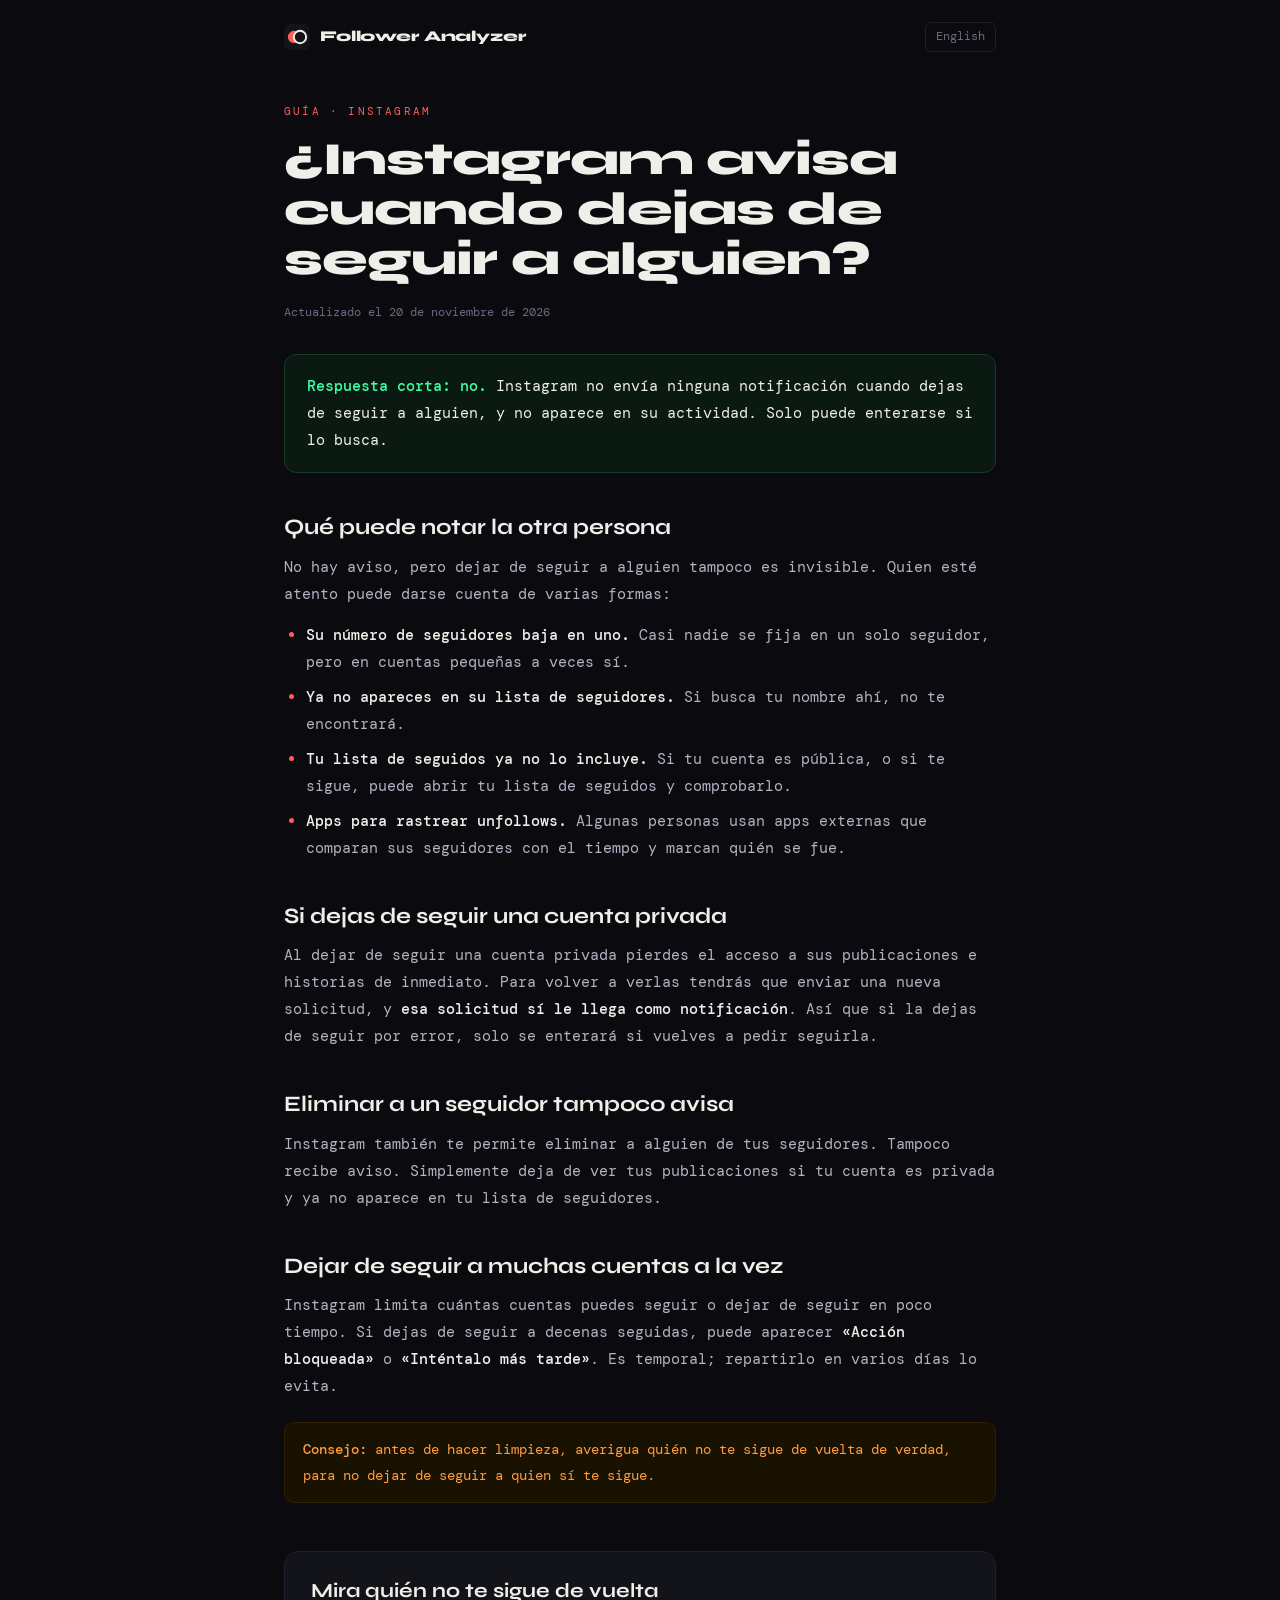
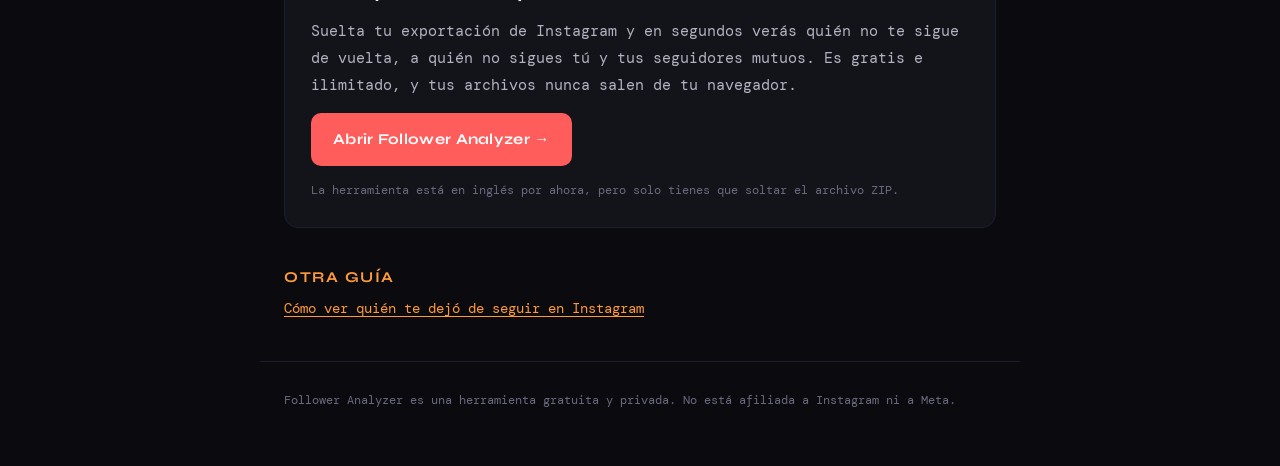
<file: es/guias/notificaciones-dejar-de-seguir-instagram/index.html>
<!DOCTYPE html>
<html lang="es">
<head>
<meta charset="UTF-8" />
<meta name="viewport" content="width=device-width, initial-scale=1.0" />
<!-- Same rules as the home page: only this site's files and Google's tag
     script may run. This page has no inline script or style. -->
<meta http-equiv="Content-Security-Policy" content="default-src 'none'; script-src 'self' https://*.googletagmanager.com; style-src 'self'; font-src 'self'; img-src 'self' data: https://*.google-analytics.com https://*.googletagmanager.com https://*.google.com https://*.g.doubleclick.net; connect-src https://*.google-analytics.com https://analytics.google.com https://*.analytics.google.com https://*.googletagmanager.com https://*.google.com https://*.g.doubleclick.net; base-uri 'none'; form-action 'none'" />
<title>¿Instagram avisa cuando dejas de seguir a alguien? | Follower Analyzer</title>
<meta name="description" content="No. Instagram no avisa a nadie cuando lo dejas de seguir. Te contamos qué puede notar la otra persona y qué cambia con las cuentas privadas." />
<link rel="canonical" href="https://followeranalyzer.io/es/guias/notificaciones-dejar-de-seguir-instagram/" />
<link rel="alternate" hreflang="es" href="https://followeranalyzer.io/es/guias/notificaciones-dejar-de-seguir-instagram/" />
<link rel="alternate" hreflang="en" href="https://followeranalyzer.io/guides/instagram-unfollow-notifications/" />
<link rel="alternate" hreflang="x-default" href="https://followeranalyzer.io/guides/instagram-unfollow-notifications/" />
<meta property="og:type" content="article" />
<meta property="og:url" content="https://followeranalyzer.io/es/guias/notificaciones-dejar-de-seguir-instagram/" />
<meta property="og:title" content="¿Instagram avisa cuando dejas de seguir a alguien?" />
<meta property="og:description" content="No. Instagram no avisa a nadie cuando lo dejas de seguir. Te contamos qué puede notar la otra persona y qué cambia con las cuentas privadas." />
<meta property="og:site_name" content="Follower Analyzer" />
<meta property="og:locale" content="es_ES" />
<meta property="og:image" content="https://followeranalyzer.io/og-image.png" />
<meta name="twitter:card" content="summary_large_image" />
<meta name="twitter:image" content="https://followeranalyzer.io/og-image.png" />
<script async src="https://www.googletagmanager.com/gtag/js?id=G-XJJ4FBPKLH"></script>
<script src="/analytics.js"></script>
<link rel="icon" href="/favicon.ico" sizes="48x48" />
<link rel="icon" type="image/svg+xml" href="/favicon.svg" />
<link rel="icon" type="image/png" sizes="96x96" href="/favicon-96x96.png" />
<link rel="apple-touch-icon" href="/apple-touch-icon.png" />
<meta name="theme-color" content="#0a0a0f" />
<link rel="preload" href="/fonts/syne-latin-wght-normal.woff2" as="font" type="font/woff2" crossorigin />
<link rel="stylesheet" href="/guides/guide.css" />
<script type="application/ld+json">
{
  "@context": "https://schema.org",
  "@type": "Article",
  "headline": "¿Instagram avisa cuando dejas de seguir a alguien?",
  "description": "No. Instagram no avisa a nadie cuando lo dejas de seguir. Te contamos qué puede notar la otra persona y qué cambia con las cuentas privadas.",
  "inLanguage": "es",
  "datePublished": "2026-11-20",
  "dateModified": "2026-11-20",
  "mainEntityOfPage": "https://followeranalyzer.io/es/guias/notificaciones-dejar-de-seguir-instagram/",
  "image": "https://followeranalyzer.io/og-image.png",
  "author": {
    "@type": "Organization",
    "name": "Follower Analyzer",
    "url": "https://followeranalyzer.io/"
  },
  "publisher": {
    "@type": "Organization",
    "name": "Follower Analyzer",
    "url": "https://followeranalyzer.io/"
  }
}
</script>
</head>
<body>
<header class="topbar">
  <a class="brand" href="/"><svg viewBox="0 0 32 32" aria-hidden="true"><rect width="32" height="32" rx="7" fill="#13131a"/><circle cx="12.3" cy="16" r="7.6" fill="#ff5c5c"/><circle cx="19.7" cy="16" r="7.6" fill="#13131a" stroke="#f0eee8" stroke-width="2.4"/></svg>Follower Analyzer</a>
  <a class="lang" href="/guides/instagram-unfollow-notifications/" hreflang="en" lang="en">English</a>
</header>

<article>
  <p class="eyebrow">Guía · Instagram</p>
  <h1>¿Instagram avisa cuando dejas de seguir a alguien?</h1>
  <p class="meta">Actualizado el 20 de noviembre de 2026</p>
  <div class="answer"><strong>Respuesta corta: no.</strong> Instagram no envía ninguna notificación cuando dejas de seguir a alguien, y no aparece en su actividad. Solo puede enterarse si lo busca.</div>
  
  <h2>Qué puede notar la otra persona</h2>
  <p>No hay aviso, pero dejar de seguir a alguien tampoco es invisible. Quien esté atento puede darse cuenta de varias formas:</p>
  <ul>
    <li><strong>Su número de seguidores baja en uno.</strong> Casi nadie se fija en un solo seguidor, pero en cuentas pequeñas a veces sí.</li>
    <li><strong>Ya no apareces en su lista de seguidores.</strong> Si busca tu nombre ahí, no te encontrará.</li>
    <li><strong>Tu lista de seguidos ya no lo incluye.</strong> Si tu cuenta es pública, o si te sigue, puede abrir tu lista de seguidos y comprobarlo.</li>
    <li><strong>Apps para rastrear unfollows.</strong> Algunas personas usan apps externas que comparan sus seguidores con el tiempo y marcan quién se fue.</li>
  </ul>
  
  <h2>Si dejas de seguir una cuenta privada</h2>
  <p>Al dejar de seguir una cuenta privada pierdes el acceso a sus publicaciones e historias de inmediato. Para volver a verlas tendrás que enviar una nueva solicitud, y <strong>esa solicitud sí le llega como notificación</strong>. Así que si la dejas de seguir por error, solo se enterará si vuelves a pedir seguirla.</p>
  
  <h2>Eliminar a un seguidor tampoco avisa</h2>
  <p>Instagram también te permite eliminar a alguien de tus seguidores. Tampoco recibe aviso. Simplemente deja de ver tus publicaciones si tu cuenta es privada y ya no aparece en tu lista de seguidores.</p>
  
  <h2>Dejar de seguir a muchas cuentas a la vez</h2>
  <p>Instagram limita cuántas cuentas puedes seguir o dejar de seguir en poco tiempo. Si dejas de seguir a decenas seguidas, puede aparecer <strong>«Acción bloqueada»</strong> o <strong>«Inténtalo más tarde»</strong>. Es temporal; repartirlo en varios días lo evita.</p>
  <p class="note"><strong>Consejo:</strong> antes de hacer limpieza, averigua quién no te sigue de vuelta de verdad, para no dejar de seguir a quien sí te sigue.</p>

  <section class="cta">
    <h2>Mira quién no te sigue de vuelta</h2>
    <p>Suelta tu exportación de Instagram y en segundos verás quién no te sigue de vuelta, a quién no sigues tú y tus seguidores mutuos. Es gratis e ilimitado, y tus archivos nunca salen de tu navegador.</p>
    <a class="cta-btn" href="/">Abrir Follower Analyzer →</a>
    <small>La herramienta está en inglés por ahora, pero solo tienes que soltar el archivo ZIP.</small>
  </section>

  <nav class="related" aria-label="Otra guía">
    <h2>Otra guía</h2>
    <a href="/es/guias/ver-quien-te-dejo-de-seguir-instagram/">Cómo ver quién te dejó de seguir en Instagram</a>
  </nav>
</article>

<footer>Follower Analyzer es una herramienta gratuita y privada. No está afiliada a Instagram ni a Meta.</footer>
</body>
</html>
</file>
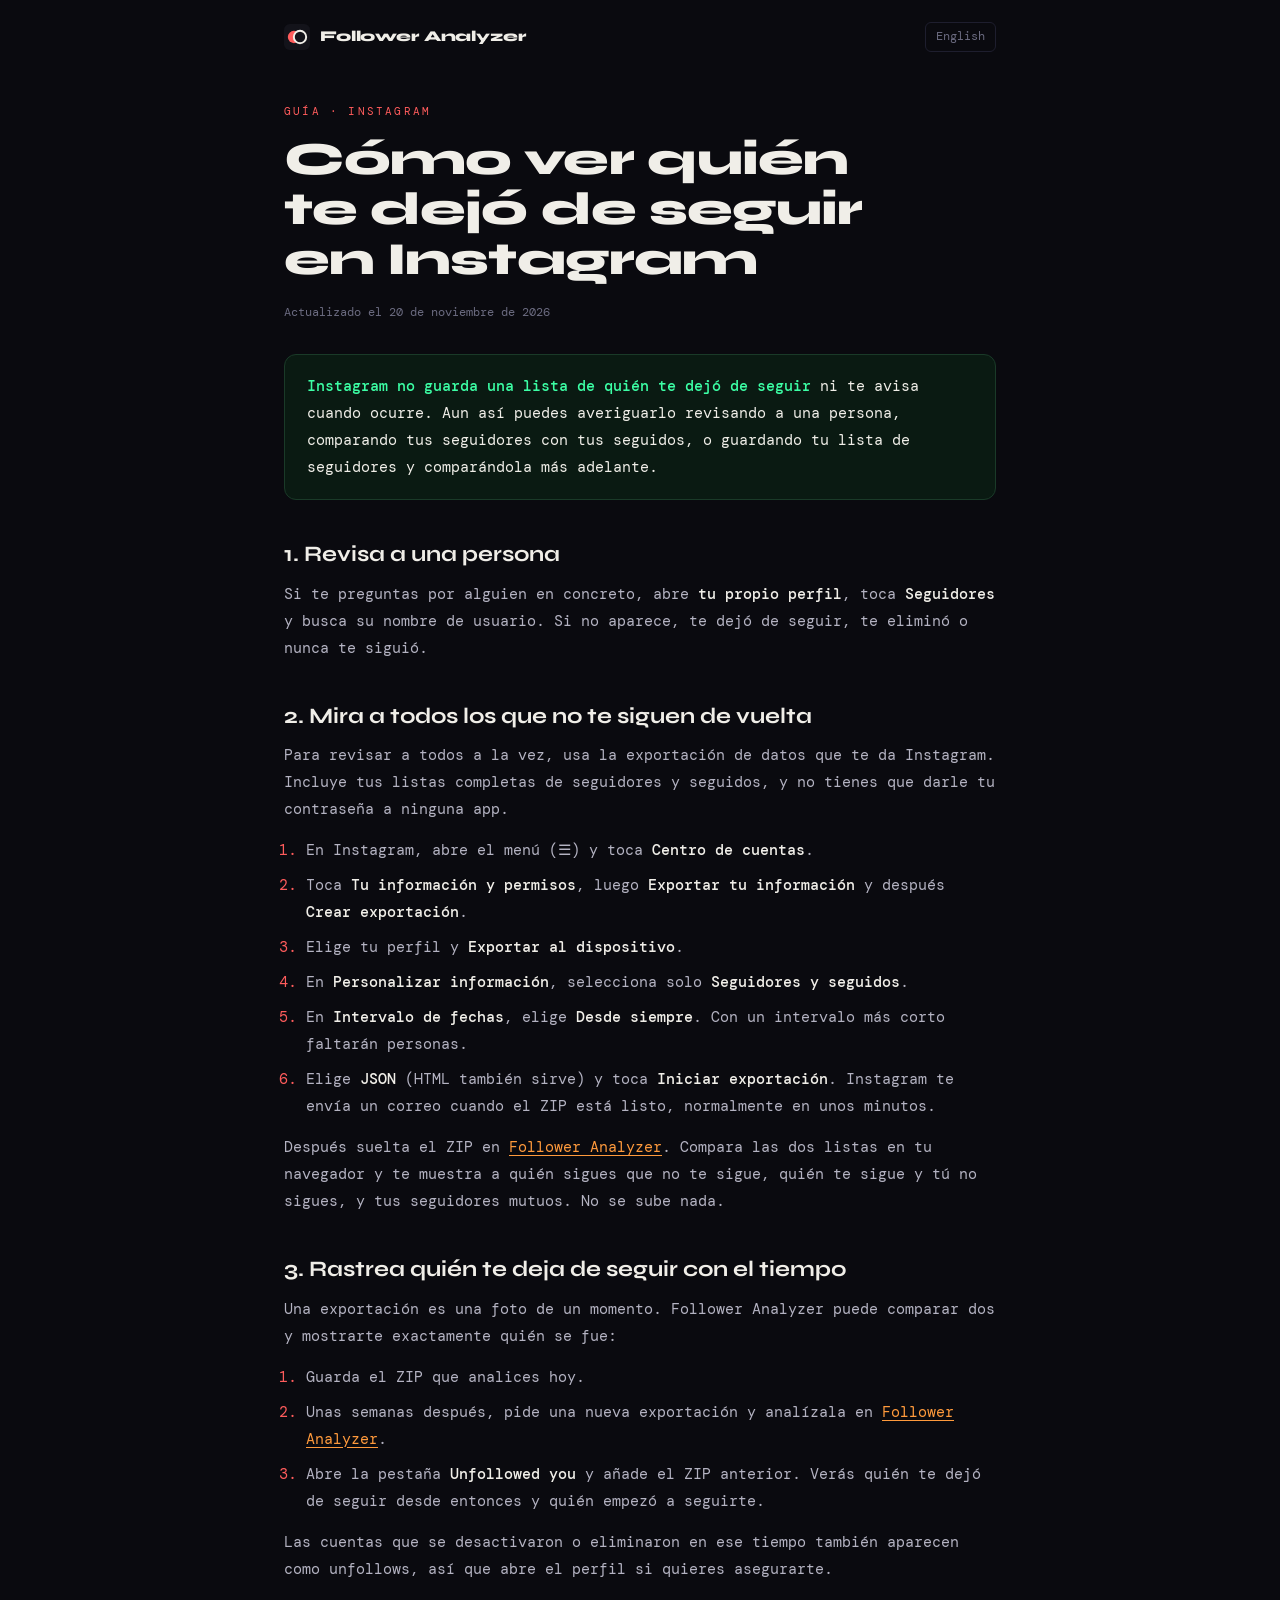
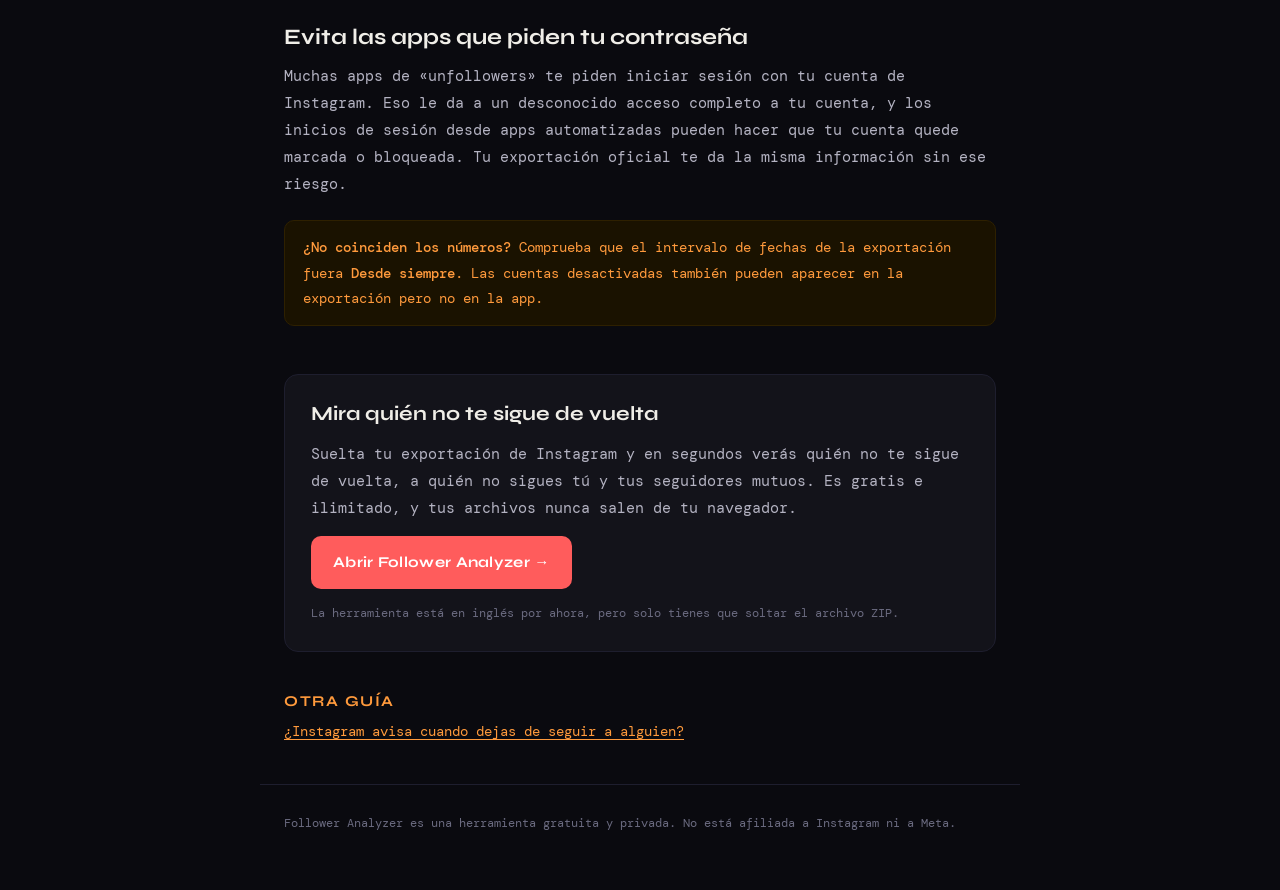
<file: es/guias/ver-quien-te-dejo-de-seguir-instagram/index.html>
<!DOCTYPE html>
<html lang="es">
<head>
<meta charset="UTF-8" />
<meta name="viewport" content="width=device-width, initial-scale=1.0" />
<!-- Same rules as the home page: only this site's files and Google's tag
     script may run. This page has no inline script or style. -->
<meta http-equiv="Content-Security-Policy" content="default-src 'none'; script-src 'self' https://*.googletagmanager.com; style-src 'self'; font-src 'self'; img-src 'self' data: https://*.google-analytics.com https://*.googletagmanager.com https://*.google.com https://*.g.doubleclick.net; connect-src https://*.google-analytics.com https://analytics.google.com https://*.analytics.google.com https://*.googletagmanager.com https://*.google.com https://*.g.doubleclick.net; base-uri 'none'; form-action 'none'" />
<title>Cómo ver quién te dejó de seguir en Instagram | Follower Analyzer</title>
<meta name="description" content="Instagram no te dice quién te dejó de seguir. Aquí tienes tres formas fiables de averiguarlo, sin darle tu contraseña a ninguna app." />
<link rel="canonical" href="https://followeranalyzer.io/es/guias/ver-quien-te-dejo-de-seguir-instagram/" />
<link rel="alternate" hreflang="es" href="https://followeranalyzer.io/es/guias/ver-quien-te-dejo-de-seguir-instagram/" />
<link rel="alternate" hreflang="en" href="https://followeranalyzer.io/guides/see-who-unfollowed-you-on-instagram/" />
<link rel="alternate" hreflang="x-default" href="https://followeranalyzer.io/guides/see-who-unfollowed-you-on-instagram/" />
<meta property="og:type" content="article" />
<meta property="og:url" content="https://followeranalyzer.io/es/guias/ver-quien-te-dejo-de-seguir-instagram/" />
<meta property="og:title" content="Cómo ver quién te dejó de seguir en Instagram" />
<meta property="og:description" content="Instagram no te dice quién te dejó de seguir. Aquí tienes tres formas fiables de averiguarlo, sin darle tu contraseña a ninguna app." />
<meta property="og:site_name" content="Follower Analyzer" />
<meta property="og:locale" content="es_ES" />
<meta property="og:image" content="https://followeranalyzer.io/og-image.png" />
<meta name="twitter:card" content="summary_large_image" />
<meta name="twitter:image" content="https://followeranalyzer.io/og-image.png" />
<script async src="https://www.googletagmanager.com/gtag/js?id=G-XJJ4FBPKLH"></script>
<script src="/analytics.js"></script>
<link rel="icon" href="/favicon.ico" sizes="48x48" />
<link rel="icon" type="image/svg+xml" href="/favicon.svg" />
<link rel="icon" type="image/png" sizes="96x96" href="/favicon-96x96.png" />
<link rel="apple-touch-icon" href="/apple-touch-icon.png" />
<meta name="theme-color" content="#0a0a0f" />
<link rel="preload" href="/fonts/syne-latin-wght-normal.woff2" as="font" type="font/woff2" crossorigin />
<link rel="stylesheet" href="/guides/guide.css" />
<script type="application/ld+json">
{
  "@context": "https://schema.org",
  "@type": "Article",
  "headline": "Cómo ver quién te dejó de seguir en Instagram",
  "description": "Instagram no te dice quién te dejó de seguir. Aquí tienes tres formas fiables de averiguarlo, sin darle tu contraseña a ninguna app.",
  "inLanguage": "es",
  "datePublished": "2026-11-20",
  "dateModified": "2026-11-20",
  "mainEntityOfPage": "https://followeranalyzer.io/es/guias/ver-quien-te-dejo-de-seguir-instagram/",
  "image": "https://followeranalyzer.io/og-image.png",
  "author": {
    "@type": "Organization",
    "name": "Follower Analyzer",
    "url": "https://followeranalyzer.io/"
  },
  "publisher": {
    "@type": "Organization",
    "name": "Follower Analyzer",
    "url": "https://followeranalyzer.io/"
  }
}
</script>
</head>
<body>
<header class="topbar">
  <a class="brand" href="/"><svg viewBox="0 0 32 32" aria-hidden="true"><rect width="32" height="32" rx="7" fill="#13131a"/><circle cx="12.3" cy="16" r="7.6" fill="#ff5c5c"/><circle cx="19.7" cy="16" r="7.6" fill="#13131a" stroke="#f0eee8" stroke-width="2.4"/></svg>Follower Analyzer</a>
  <a class="lang" href="/guides/see-who-unfollowed-you-on-instagram/" hreflang="en" lang="en">English</a>
</header>

<article>
  <p class="eyebrow">Guía · Instagram</p>
  <h1>Cómo ver quién te dejó de seguir en Instagram</h1>
  <p class="meta">Actualizado el 20 de noviembre de 2026</p>
  <div class="answer"><strong>Instagram no guarda una lista de quién te dejó de seguir</strong> ni te avisa cuando ocurre. Aun así puedes averiguarlo revisando a una persona, comparando tus seguidores con tus seguidos, o guardando tu lista de seguidores y comparándola más adelante.</div>
  
  <h2>1. Revisa a una persona</h2>
  <p>Si te preguntas por alguien en concreto, abre <strong>tu propio perfil</strong>, toca <strong>Seguidores</strong> y busca su nombre de usuario. Si no aparece, te dejó de seguir, te eliminó o nunca te siguió.</p>
  
  <h2>2. Mira a todos los que no te siguen de vuelta</h2>
  <p>Para revisar a todos a la vez, usa la exportación de datos que te da Instagram. Incluye tus listas completas de seguidores y seguidos, y no tienes que darle tu contraseña a ninguna app.</p>
  <ol>
    <li>En Instagram, abre el menú (☰) y toca <strong>Centro de cuentas</strong>.</li>
    <li>Toca <strong>Tu información y permisos</strong>, luego <strong>Exportar tu información</strong> y después <strong>Crear exportación</strong>.</li>
    <li>Elige tu perfil y <strong>Exportar al dispositivo</strong>.</li>
    <li>En <strong>Personalizar información</strong>, selecciona solo <strong>Seguidores y seguidos</strong>.</li>
    <li>En <strong>Intervalo de fechas</strong>, elige <strong>Desde siempre</strong>. Con un intervalo más corto faltarán personas.</li>
    <li>Elige <strong>JSON</strong> (HTML también sirve) y toca <strong>Iniciar exportación</strong>. Instagram te envía un correo cuando el ZIP está listo, normalmente en unos minutos.</li>
  </ol>
  <p>Después suelta el ZIP en <a href="/">Follower Analyzer</a>. Compara las dos listas en tu navegador y te muestra a quién sigues que no te sigue, quién te sigue y tú no sigues, y tus seguidores mutuos. No se sube nada.</p>
  
  <h2>3. Rastrea quién te deja de seguir con el tiempo</h2>
  <p>Una exportación es una foto de un momento. Follower Analyzer puede comparar dos y mostrarte exactamente quién se fue:</p>
  <ol>
    <li>Guarda el ZIP que analices hoy.</li>
    <li>Unas semanas después, pide una nueva exportación y analízala en <a href="/">Follower Analyzer</a>.</li>
    <li>Abre la pestaña <strong>Unfollowed you</strong> y añade el ZIP anterior. Verás quién te dejó de seguir desde entonces y quién empezó a seguirte.</li>
  </ol>
  <p>Las cuentas que se desactivaron o eliminaron en ese tiempo también aparecen como unfollows, así que abre el perfil si quieres asegurarte.</p>
  
  <h2>Evita las apps que piden tu contraseña</h2>
  <p>Muchas apps de «unfollowers» te piden iniciar sesión con tu cuenta de Instagram. Eso le da a un desconocido acceso completo a tu cuenta, y los inicios de sesión desde apps automatizadas pueden hacer que tu cuenta quede marcada o bloqueada. Tu exportación oficial te da la misma información sin ese riesgo.</p>
  <p class="note"><strong>¿No coinciden los números?</strong> Comprueba que el intervalo de fechas de la exportación fuera <strong>Desde siempre</strong>. Las cuentas desactivadas también pueden aparecer en la exportación pero no en la app.</p>

  <section class="cta">
    <h2>Mira quién no te sigue de vuelta</h2>
    <p>Suelta tu exportación de Instagram y en segundos verás quién no te sigue de vuelta, a quién no sigues tú y tus seguidores mutuos. Es gratis e ilimitado, y tus archivos nunca salen de tu navegador.</p>
    <a class="cta-btn" href="/">Abrir Follower Analyzer →</a>
    <small>La herramienta está en inglés por ahora, pero solo tienes que soltar el archivo ZIP.</small>
  </section>

  <nav class="related" aria-label="Otra guía">
    <h2>Otra guía</h2>
    <a href="/es/guias/notificaciones-dejar-de-seguir-instagram/">¿Instagram avisa cuando dejas de seguir a alguien?</a>
  </nav>
</article>

<footer>Follower Analyzer es una herramienta gratuita y privada. No está afiliada a Instagram ni a Meta.</footer>
</body>
</html>
</file>
<file: guides/guide.css>
/* Shared styles for the guide pages (/guides/ and /es/guias/).
   Same colors and fonts as the tool on the home page. */
@font-face { font-family: 'Syne'; font-style: normal; font-weight: 400 800; font-display: swap; src: url('/fonts/syne-latin-wght-normal.woff2') format('woff2'); }
@font-face { font-family: 'DM Mono'; font-style: normal; font-weight: 400; font-display: swap; src: url('/fonts/dm-mono-latin-400-normal.woff2') format('woff2'); }
@font-face { font-family: 'DM Mono'; font-style: normal; font-weight: 500; font-display: swap; src: url('/fonts/dm-mono-latin-500-normal.woff2') format('woff2'); }

*, *::before, *::after { box-sizing: border-box; margin: 0; padding: 0; }

:root {
  --bg: #0a0a0f;
  --surface: #13131a;
  --border: #1e1e2e;
  --accent: #ff5c5c;
  --accent2: #ff9a3c;
  --text: #f0eee8;
  --body: #b4b3c2;
  --muted: #6b6b80;
  --green: #3cffa5;
}

body { background: var(--bg); color: var(--body); font-family: 'DM Mono', ui-monospace, Menlo, monospace; font-size: 15px; line-height: 1.8; }
a { color: var(--accent2); text-underline-offset: 3px; }
a:hover { color: var(--text); }
:focus-visible { outline: 2px solid var(--accent2); outline-offset: 3px; }

.topbar { max-width: 760px; margin: 0 auto; padding: 22px 24px; display: flex; align-items: center; justify-content: space-between; gap: 16px; }
.brand { display: inline-flex; align-items: center; gap: 10px; color: var(--text); text-decoration: none; font-family: 'Syne', sans-serif; font-weight: 800; font-size: 15px; letter-spacing: -0.01em; }
.brand svg { width: 26px; height: 26px; flex-shrink: 0; }
.lang { font-size: 12px; color: var(--muted); text-decoration: none; border: 1px solid var(--border); border-radius: 6px; padding: 3px 10px; white-space: nowrap; }
.lang:hover { color: var(--text); border-color: var(--muted); }

article { max-width: 760px; margin: 0 auto; padding: 28px 24px 40px; }
.eyebrow { font-size: 11px; letter-spacing: 0.2em; text-transform: uppercase; color: var(--accent); margin-bottom: 14px; }
h1 { font-family: 'Syne', sans-serif; font-weight: 800; font-size: clamp(30px, 6vw, 46px); line-height: 1.08; letter-spacing: -0.02em; color: var(--text); margin-bottom: 18px; text-wrap: balance; }
.meta { font-size: 12px; color: var(--muted); margin-bottom: 30px; }

.answer { background: #0a1a12; border: 1px solid #1a3a28; border-radius: 12px; padding: 18px 22px; margin-bottom: 36px; color: var(--text); }
.answer strong { color: var(--green); font-weight: 500; }

h2 { font-family: 'Syne', sans-serif; font-weight: 700; font-size: 22px; line-height: 1.3; color: var(--text); margin: 40px 0 12px; text-wrap: balance; }
p + p, p + ul, p + ol, ul + p, ol + p { margin-top: 14px; }
ul, ol { padding-left: 22px; }
li { margin-top: 8px; }
li::marker { color: var(--accent); }
strong { color: var(--text); font-weight: 500; }
code { font-family: inherit; font-size: 13px; background: var(--surface); border: 1px solid var(--border); border-radius: 5px; padding: 1px 6px; color: var(--text); }

.note { margin-top: 22px; padding: 14px 18px; background: #1a1200; border: 1px solid #2e2000; border-radius: 10px; color: var(--accent2); font-size: 14px; }
.note strong { color: var(--accent2); }

.cta { margin-top: 48px; padding: 26px; background: var(--surface); border: 1px solid var(--border); border-radius: 14px; display: flex; flex-direction: column; gap: 14px; align-items: flex-start; }
.cta h2 { margin: 0; font-size: 20px; }
.cta p { color: var(--body); }
.cta-btn { display: inline-flex; align-items: center; gap: 8px; padding: 13px 22px; background: var(--accent); color: #fff; border-radius: 10px; font-family: 'Syne', sans-serif; font-weight: 700; font-size: 15px; letter-spacing: 0.02em; text-decoration: none; transition: transform 0.15s, opacity 0.15s; }
.cta-btn:hover { color: #fff; opacity: 0.92; transform: translateY(-2px); }
.cta small { font-size: 12px; color: var(--muted); }

.related { margin-top: 40px; font-size: 14px; }
.related h2 { font-size: 15px; letter-spacing: 0.1em; text-transform: uppercase; color: var(--accent2); margin: 0 0 8px; }

footer { max-width: 760px; margin: 0 auto; padding: 28px 24px 56px; border-top: 1px solid var(--border); font-size: 12px; color: var(--muted); line-height: 1.7; }

@media (prefers-reduced-motion: reduce) { .cta-btn { transition: none; } }
</file>
